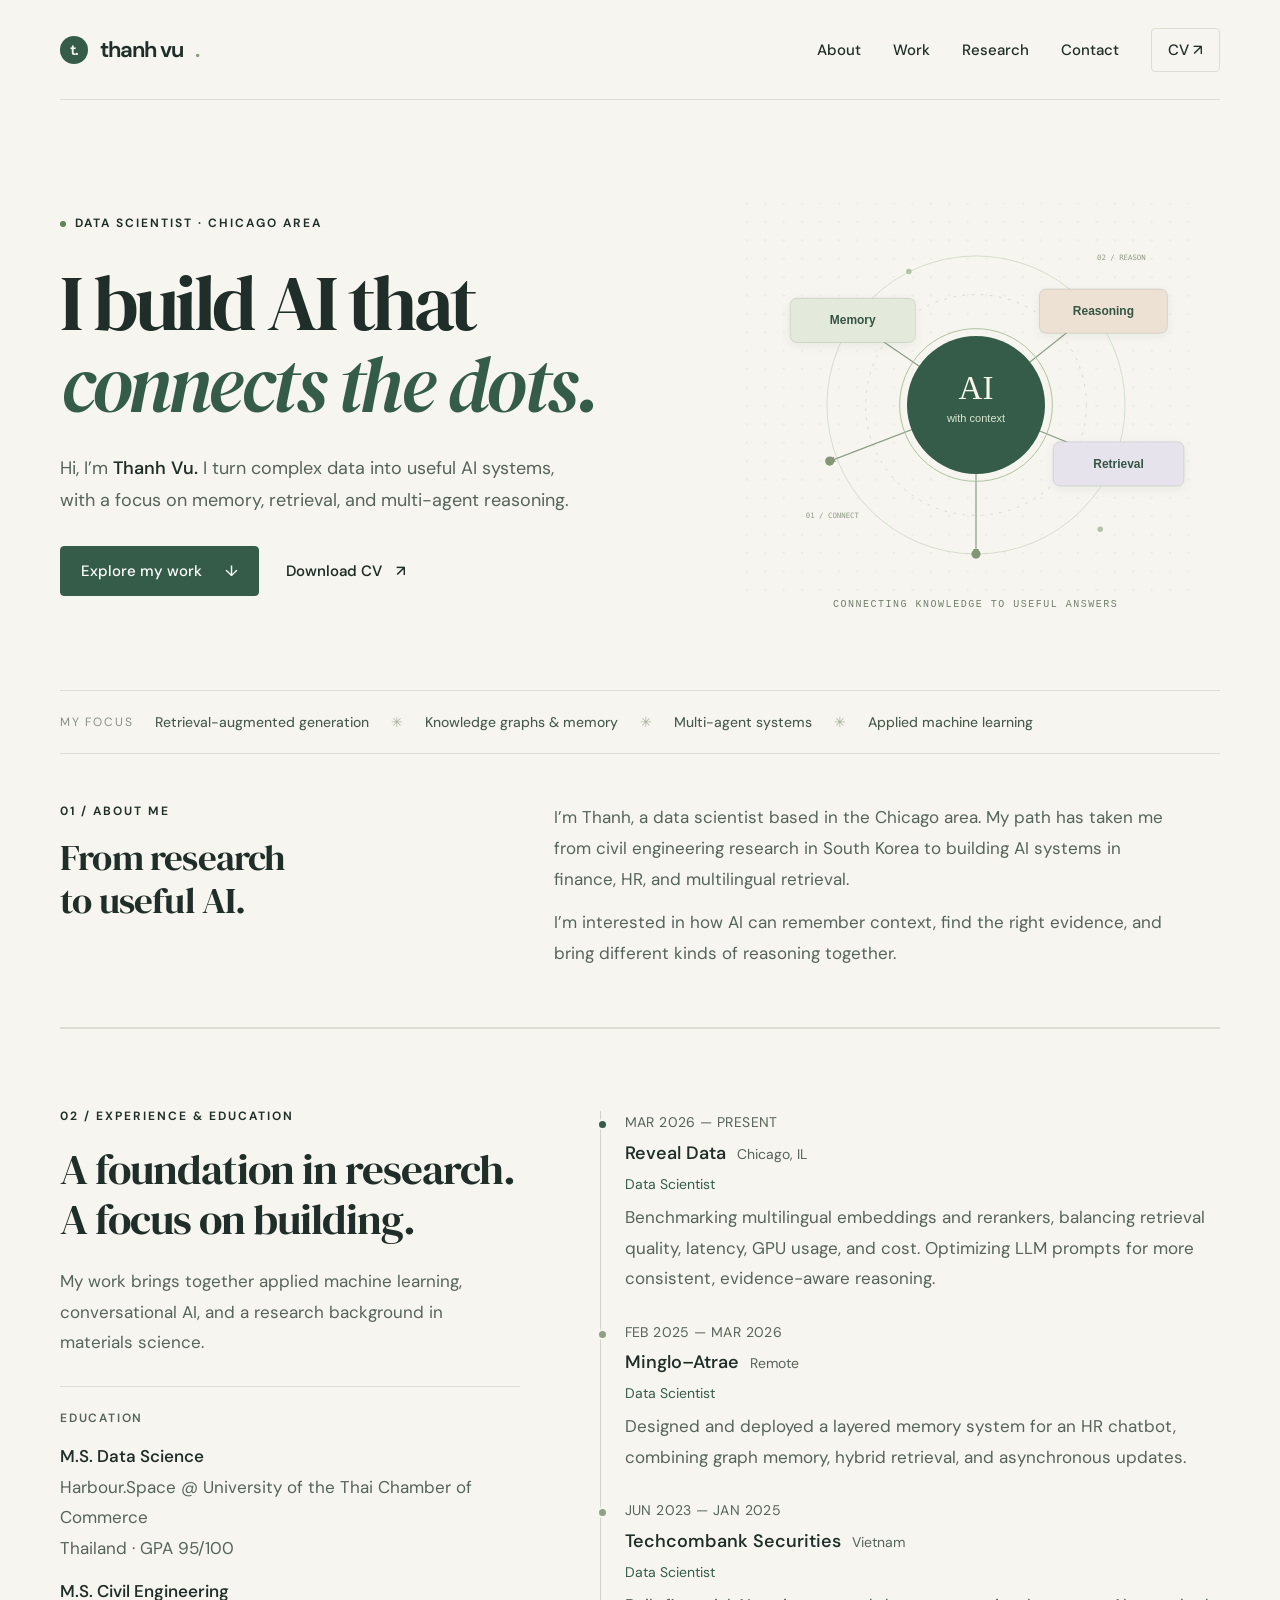
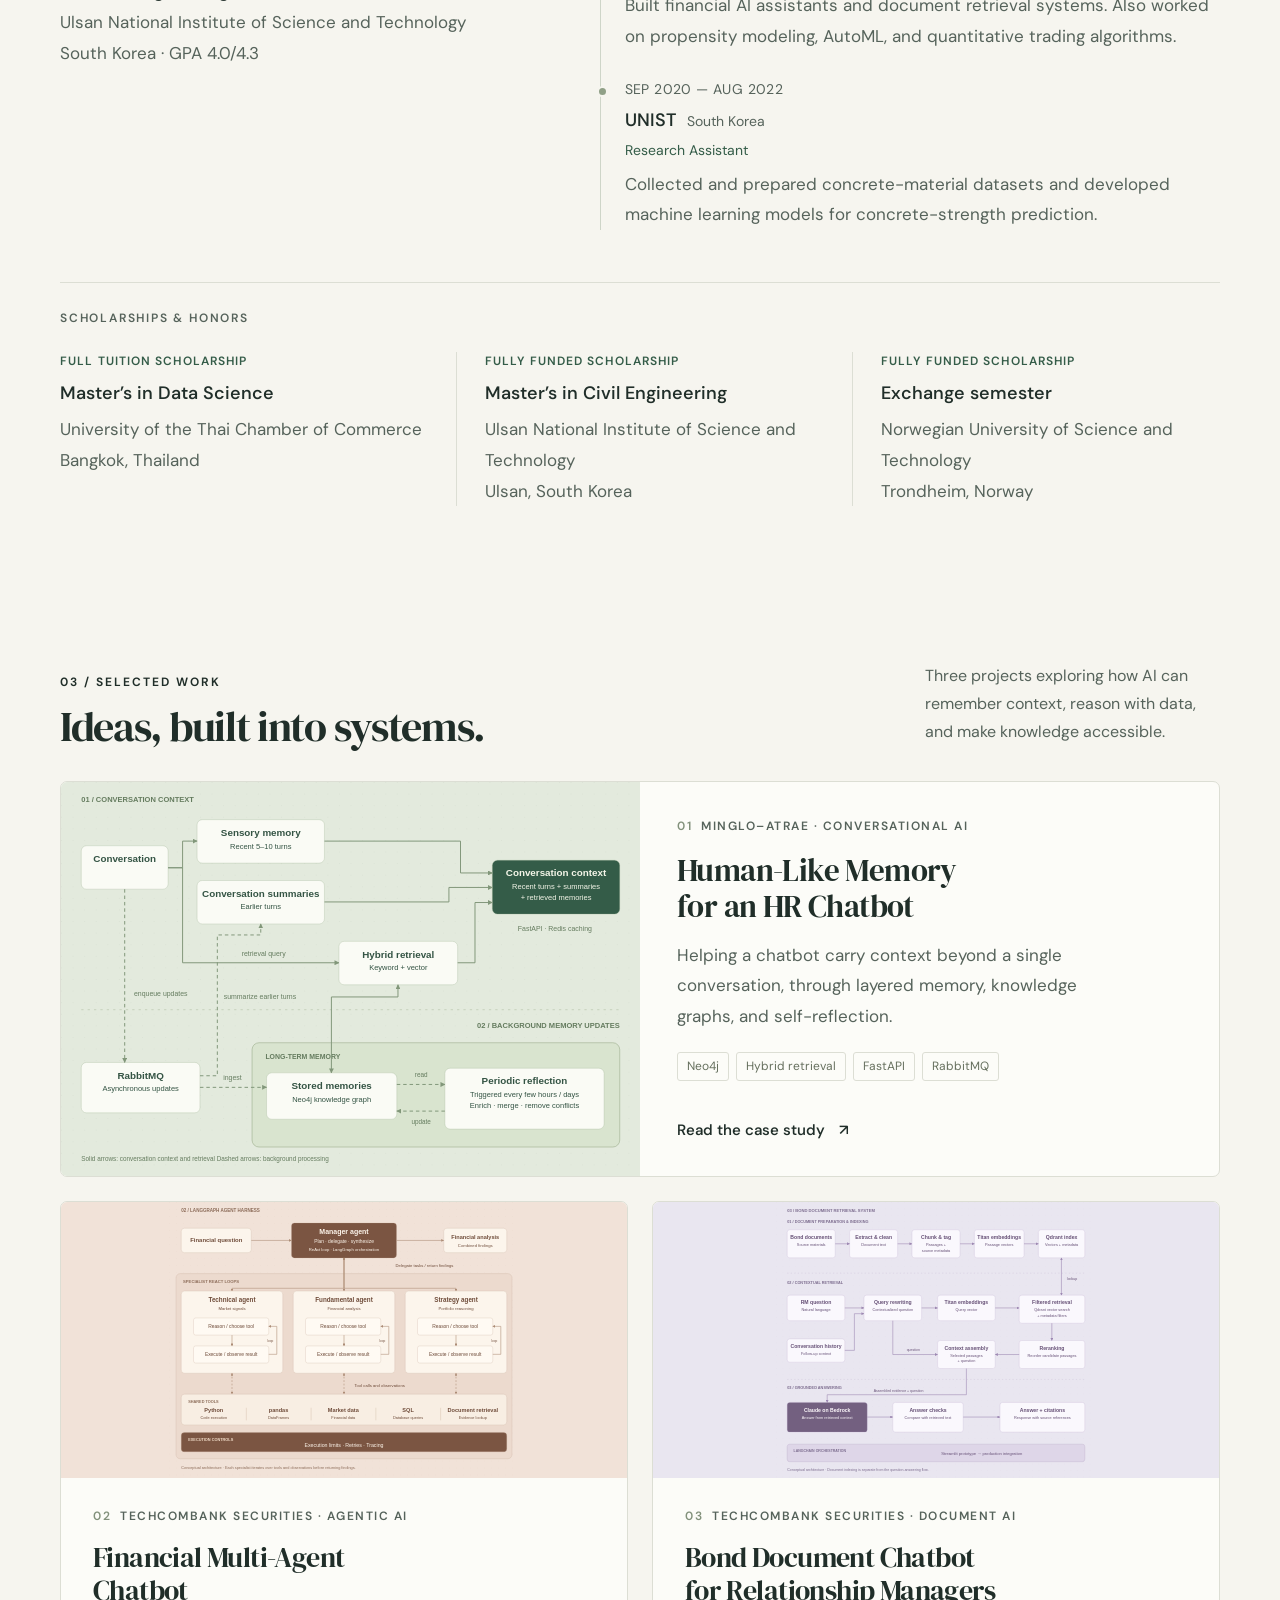
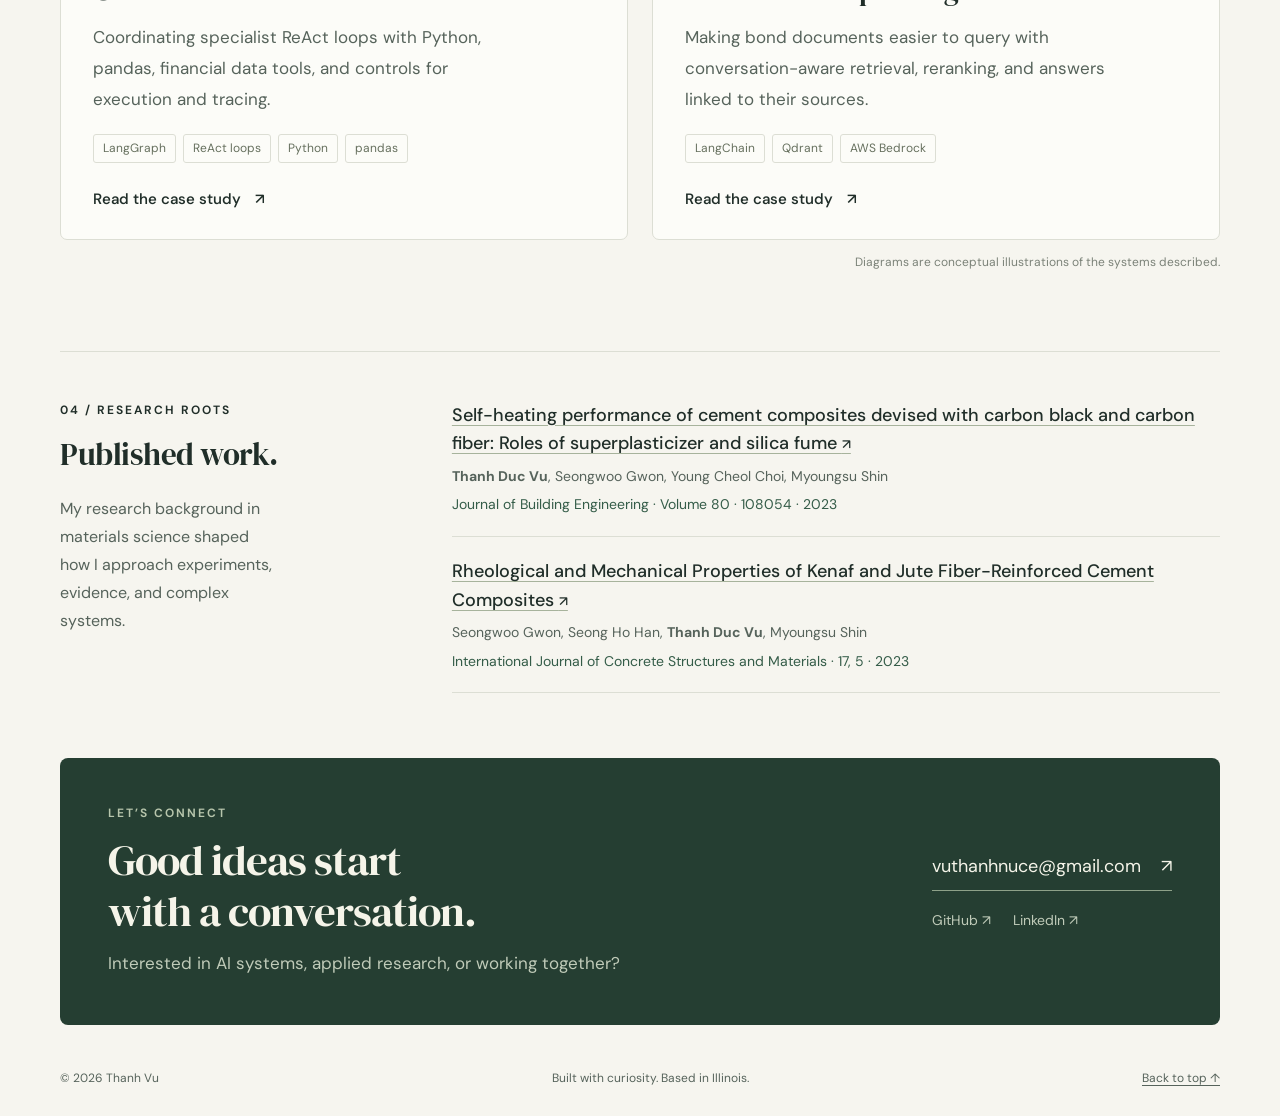
<file: index.html>
<!doctype html><html lang="en"><head><meta charset="utf-8"><meta name="viewport" content="width=device-width,initial-scale=1"><meta name="theme-color" content="#f6f5ef"><title>Thanh Vu — Data Scientist & AI Systems</title><meta name="description" content="Thanh Vu is a data scientist in the Chicago area, building AI systems with memory, retrieval, and multi-agent reasoning."><meta property="og:title" content="Thanh Vu — Data Scientist & AI Systems"><meta property="og:description" content="Thanh Vu is a data scientist in the Chicago area, building AI systems with memory, retrieval, and multi-agent reasoning."><meta property="og:type" content="website"><link rel="icon" type="image/svg+xml" href="assets/favicon.svg"><link rel="stylesheet" href="assets/style.css?v=8"><script defer src="assets/site.js"></script></head><body><a class="skip" href="#main">Skip to content</a><header class="site-header wrap"><a class="brand" href="index.html" aria-label="Thanh Vu home"><span class="brand-mark" aria-hidden="true">t.</span>thanh vu<span style="color:#8c9c80">.</span></a><nav class="nav" aria-label="Main navigation"><a href="#about">About</a><a href="#work">Work</a><a class="desktop-link" href="#research">Research</a><a class="desktop-link" href="#contact">Contact</a><a class="cv-link" href="assets/ThanhVu-CV.pdf?v=7" target="_blank" rel="noopener">CV <span aria-hidden="true">↗</span></a></nav></header><main id="main" class="wrap"><section class="hero reveal" aria-labelledby="hero-title"><div><div class="eyebrow"><span class="status-dot" aria-hidden="true"></span> DATA SCIENTIST · CHICAGO AREA</div><h1 id="hero-title">I build AI that<br><em>connects the dots.</em></h1><p class="hero-intro">Hi, I’m <strong>Thanh Vu.</strong> I turn complex data into useful AI systems, with a focus on memory, retrieval, and multi-agent reasoning.</p><div class="actions"><a class="button" href="#work">Explore my work <span aria-hidden="true">↓</span></a><a class="text-link" href="assets/ThanhVu-CV.pdf?v=7" download>Download CV <span aria-hidden="true">↗</span></a></div></div><div class="hero-art"><img src="assets/connected-ai.svg" alt="Memory, reasoning, and retrieval connected around AI with context" width="500" height="440"><span class="art-caption">CONNECTING KNOWLEDGE TO USEFUL ANSWERS</span></div></section><div class="specialties" aria-label="Focus areas"><span>My focus</span><b>Retrieval-augmented generation</b><i aria-hidden="true">✳</i><b>Knowledge graphs &amp; memory</b><i aria-hidden="true">✳</i><b>Multi-agent systems</b><i aria-hidden="true">✳</i><b>Applied machine learning</b></div>
<section class="about-intro" id="about" aria-labelledby="about-title"><div><div class="eyebrow">01 / ABOUT ME</div><h2 id="about-title">From research<br>to useful AI.</h2></div><div class="intro-bio"><p>I’m Thanh, a data scientist based in the Chicago area. My path has taken me from civil engineering research in South Korea to building AI systems in finance, HR, and multilingual retrieval.</p><p>I’m interested in how AI can remember context, find the right evidence, and bring different kinds of reasoning together.</p></div></section>
<section class="section about-section" id="experience" aria-labelledby="experience-title"><div><div class="eyebrow">02 / EXPERIENCE &amp; EDUCATION</div><h2 id="experience-title">A foundation in research.<br>A focus on building.</h2><p class="bio">My work brings together applied machine learning, conversational AI, and a research background in materials science.</p><div class="education"><div class="small-label">EDUCATION</div><p><strong>M.S. Data Science</strong><br>Harbour.Space @ University of the Thai Chamber of Commerce<br>Thailand · GPA 95/100</p><p><strong>M.S. Civil Engineering</strong><br>Ulsan National Institute of Science and Technology<br>South Korea · GPA 4.0/4.3</p></div></div><div class="timeline" aria-label="Professional experience"><article class="timeline-item"><div class="time">MAR 2026 — PRESENT</div><h3>Reveal Data <span>Chicago, IL</span></h3><div class="role">Data Scientist</div><p>Benchmarking multilingual embeddings and rerankers, balancing retrieval quality, latency, GPU usage, and cost. Optimizing LLM prompts for more consistent, evidence-aware reasoning.</p></article><article class="timeline-item"><div class="time">FEB 2025 — MAR 2026</div><h3>Minglo–Atrae <span>Remote</span></h3><div class="role">Data Scientist</div><p>Designed and deployed a layered memory system for an HR chatbot, combining graph memory, hybrid retrieval, and asynchronous updates.</p></article><article class="timeline-item"><div class="time">JUN 2023 — JAN 2025</div><h3>Techcombank Securities <span>Vietnam</span></h3><div class="role">Data Scientist</div><p>Built financial AI assistants and document retrieval systems. Also worked on propensity modeling, AutoML, and quantitative trading algorithms.</p></article><article class="timeline-item"><div class="time">SEP 2020 — AUG 2022</div><h3>UNIST <span>South Korea</span></h3><div class="role">Research Assistant</div><p>Collected and prepared concrete-material datasets and developed machine learning models for concrete-strength prediction.</p></article></div><section class="honors" id="honors" aria-labelledby="honors-title"><h3 class="small-label" id="honors-title">Scholarships &amp; honors</h3><div class="honors-grid"><article><div class="funding-label">FULL TUITION SCHOLARSHIP</div><h4>Master’s in Data Science</h4><p>University of the Thai Chamber of Commerce<br>Bangkok, Thailand</p></article><article><div class="funding-label">FULLY FUNDED SCHOLARSHIP</div><h4>Master’s in Civil Engineering</h4><p>Ulsan National Institute of Science and Technology<br>Ulsan, South Korea</p></article><article><div class="funding-label">FULLY FUNDED SCHOLARSHIP</div><h4>Exchange semester</h4><p>Norwegian University of Science and Technology<br>Trondheim, Norway</p></article></div></section></section>
<section class="section" id="work" aria-labelledby="work-title"><div class="section-heading"><div><div class="eyebrow">03 / SELECTED WORK</div><h2 id="work-title">Ideas, built into systems.</h2></div><p>Three projects exploring how AI can remember context, reason with data, and make knowledge accessible.</p></div>
<article class="project-card project-featured"><div class="project-art"><img src="assets/memory.svg?v=4" alt="Recent turns, summaries, and hybrid retrieval form conversation context; background updates and periodic reflection maintain long-term memory" loading="lazy" width="1000" height="680"></div><div class="project-copy"><div class="project-meta"><span class="project-number">01</span> MINGLO–ATRAE · CONVERSATIONAL AI</div><h3>Human-Like Memory<br>for an HR Chatbot</h3><p>Helping a chatbot carry context beyond a single conversation, through layered memory, knowledge graphs, and self-reflection.</p><div class="tags"><span>Neo4j</span><span>Hybrid retrieval</span><span>FastAPI</span><span>RabbitMQ</span></div><a class="text-link" href="projects/human-like-memory.html">Read the case study <span aria-hidden="true">↗</span></a></div></article>
<div class="project-grid"><article class="project-card"><div class="project-art financial"><img src="assets/financial.svg?v=2" alt="LangGraph agent harness with specialist ReAct loops, shared computation and retrieval tools, and execution controls" loading="lazy" width="1000" height="790"></div><div class="project-copy"><div class="project-meta"><span class="project-number">02</span> TECHCOMBANK SECURITIES · AGENTIC AI</div><h3>Financial Multi-Agent<br>Chatbot</h3><p>Coordinating specialist ReAct loops with Python, pandas, financial data tools, and controls for execution and tracing.</p><div class="tags"><span>LangGraph</span><span>ReAct loops</span><span>Python</span><span>pandas</span></div><a class="text-link" href="projects/financial-multi-agent.html">Read the case study <span aria-hidden="true">↗</span></a></div></article><article class="project-card"><div class="project-art bond"><img src="assets/bond.svg?v=2" alt="Document RAG pipeline with query rewriting, metadata filtering, reranking, and source citations" loading="lazy" width="1000" height="865"></div><div class="project-copy"><div class="project-meta"><span class="project-number">03</span> TECHCOMBANK SECURITIES · DOCUMENT AI</div><h3>Bond Document Chatbot<br>for Relationship Managers</h3><p>Making bond documents easier to query with conversation-aware retrieval, reranking, and answers linked to their sources.</p><div class="tags"><span>LangChain</span><span>Qdrant</span><span>AWS Bedrock</span></div><a class="text-link" href="projects/bond-document-chatbot.html">Read the case study <span aria-hidden="true">↗</span></a></div></article></div><p class="illustration-note">Diagrams are conceptual illustrations of the systems described.</p></section>

<section class="research" id="research" aria-labelledby="research-title"><div><div class="eyebrow">04 / RESEARCH ROOTS</div><h2 id="research-title">Published work.</h2><p class="research-intro">My research background in materials science shaped how I approach experiments, evidence, and complex systems.</p></div><div><article class="publication"><h3><a href="https://www.sciencedirect.com/science/article/abs/pii/S2352710223022349" target="_blank" rel="noopener noreferrer">Self-heating performance of cement composites devised with carbon black and carbon fiber: Roles of superplasticizer and silica fume <span aria-hidden="true">↗</span></a></h3><p><strong>Thanh Duc Vu</strong>, Seongwoo Gwon, Young Cheol Choi, Myoungsu Shin</p><p class="journal">Journal of Building Engineering · Volume 80 · 108054 · 2023</p></article><article class="publication"><h3><a href="https://link.springer.com/article/10.1186/s40069-022-00565-1" target="_blank" rel="noopener noreferrer">Rheological and Mechanical Properties of Kenaf and Jute Fiber-Reinforced Cement Composites <span aria-hidden="true">↗</span></a></h3><p>Seongwoo Gwon, Seong Ho Han, <strong>Thanh Duc Vu</strong>, Myoungsu Shin</p><p class="journal">International Journal of Concrete Structures and Materials · 17, 5 · 2023</p></article></div></section><section class="contact" id="contact" aria-labelledby="contact-title"><div><div class="eyebrow">LET’S CONNECT</div><h2 id="contact-title">Good ideas start<br>with a conversation.</h2><p>Interested in AI systems, applied research, or working together?</p></div><div><a class="contact-email" href="mailto:vuthanhnuce@gmail.com">vuthanhnuce@gmail.com <span aria-hidden="true">↗</span></a><div class="contact-links"><a href="https://github.com/vuthanh2611" target="_blank" rel="noopener">GitHub ↗</a><a href="https://www.linkedin.com/in/vuducthanh2611/" target="_blank" rel="noopener">LinkedIn ↗</a></div></div></section></main><footer class="site-footer wrap"><span>© <span data-year>2026</span> Thanh Vu</span><span>Built with curiosity. Based in Illinois.</span><a href="index.html#main">Back to top ↑</a></footer></body></html>
</file>
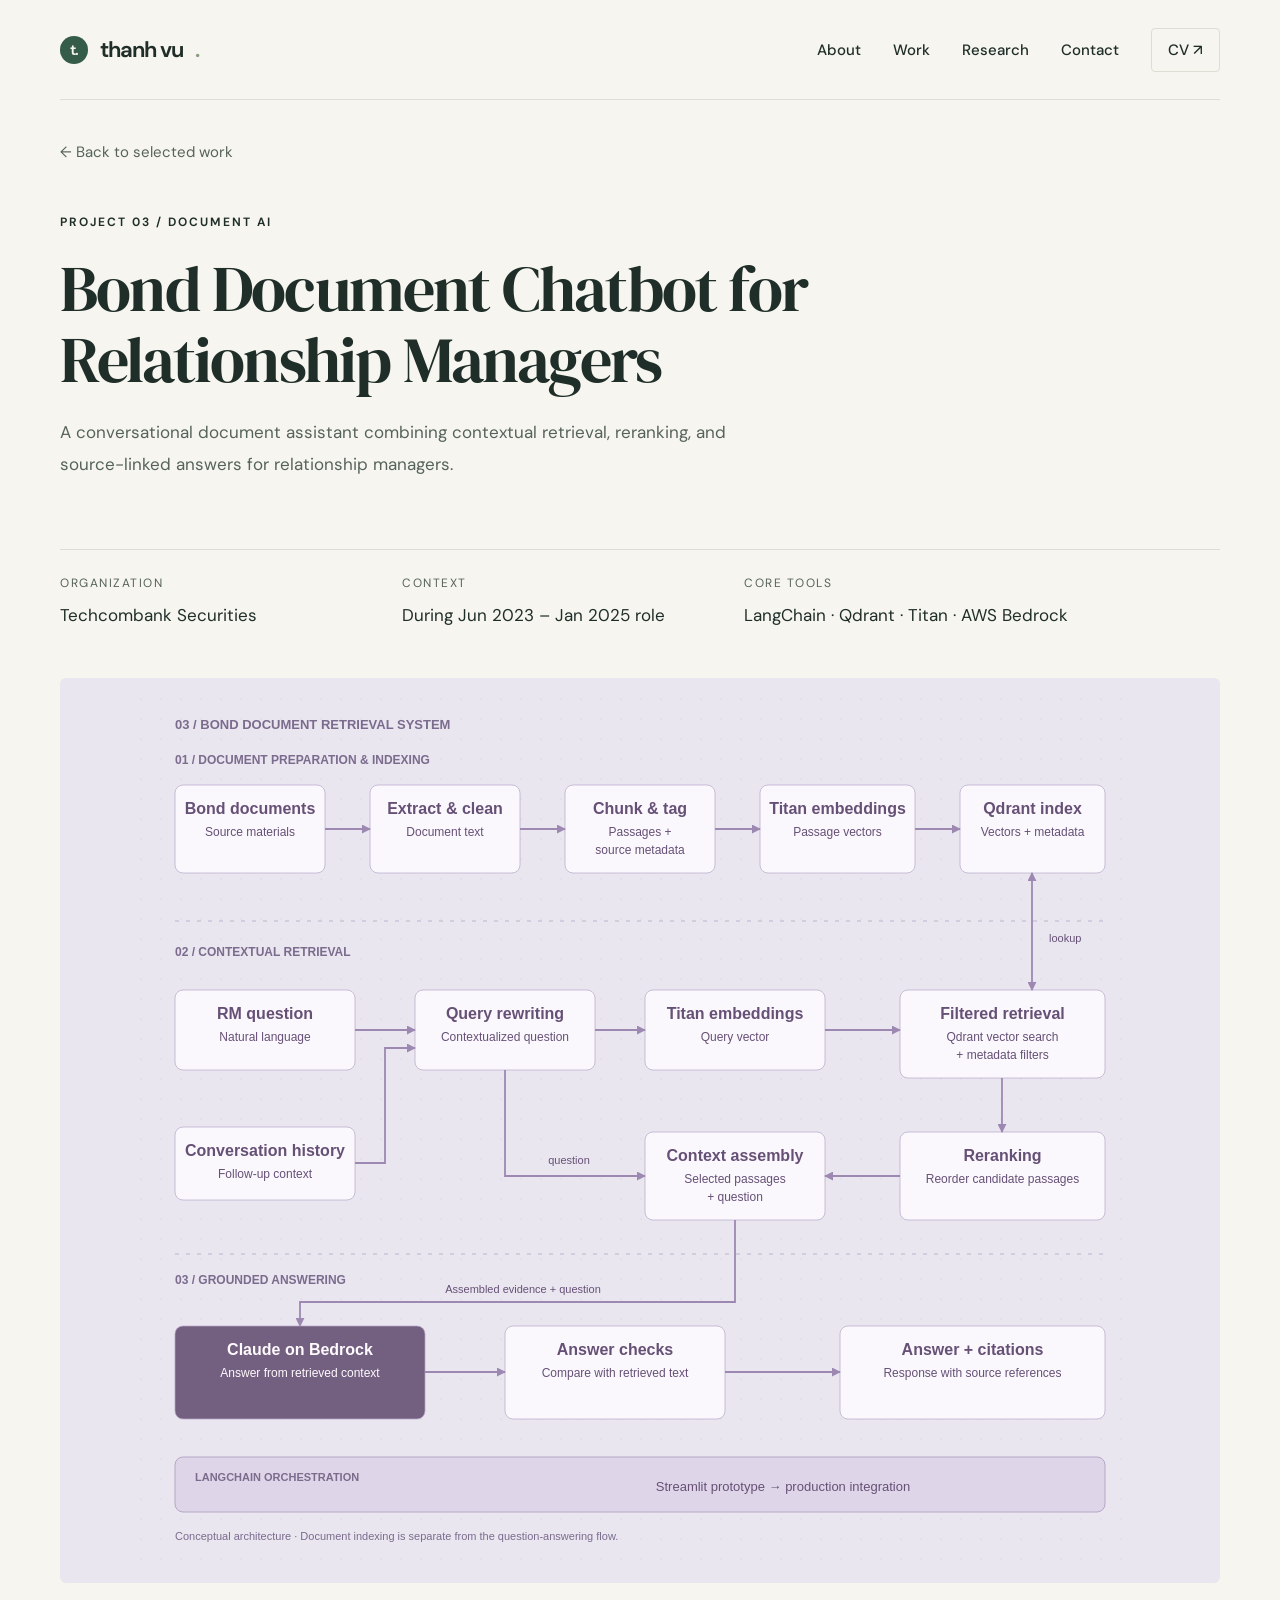
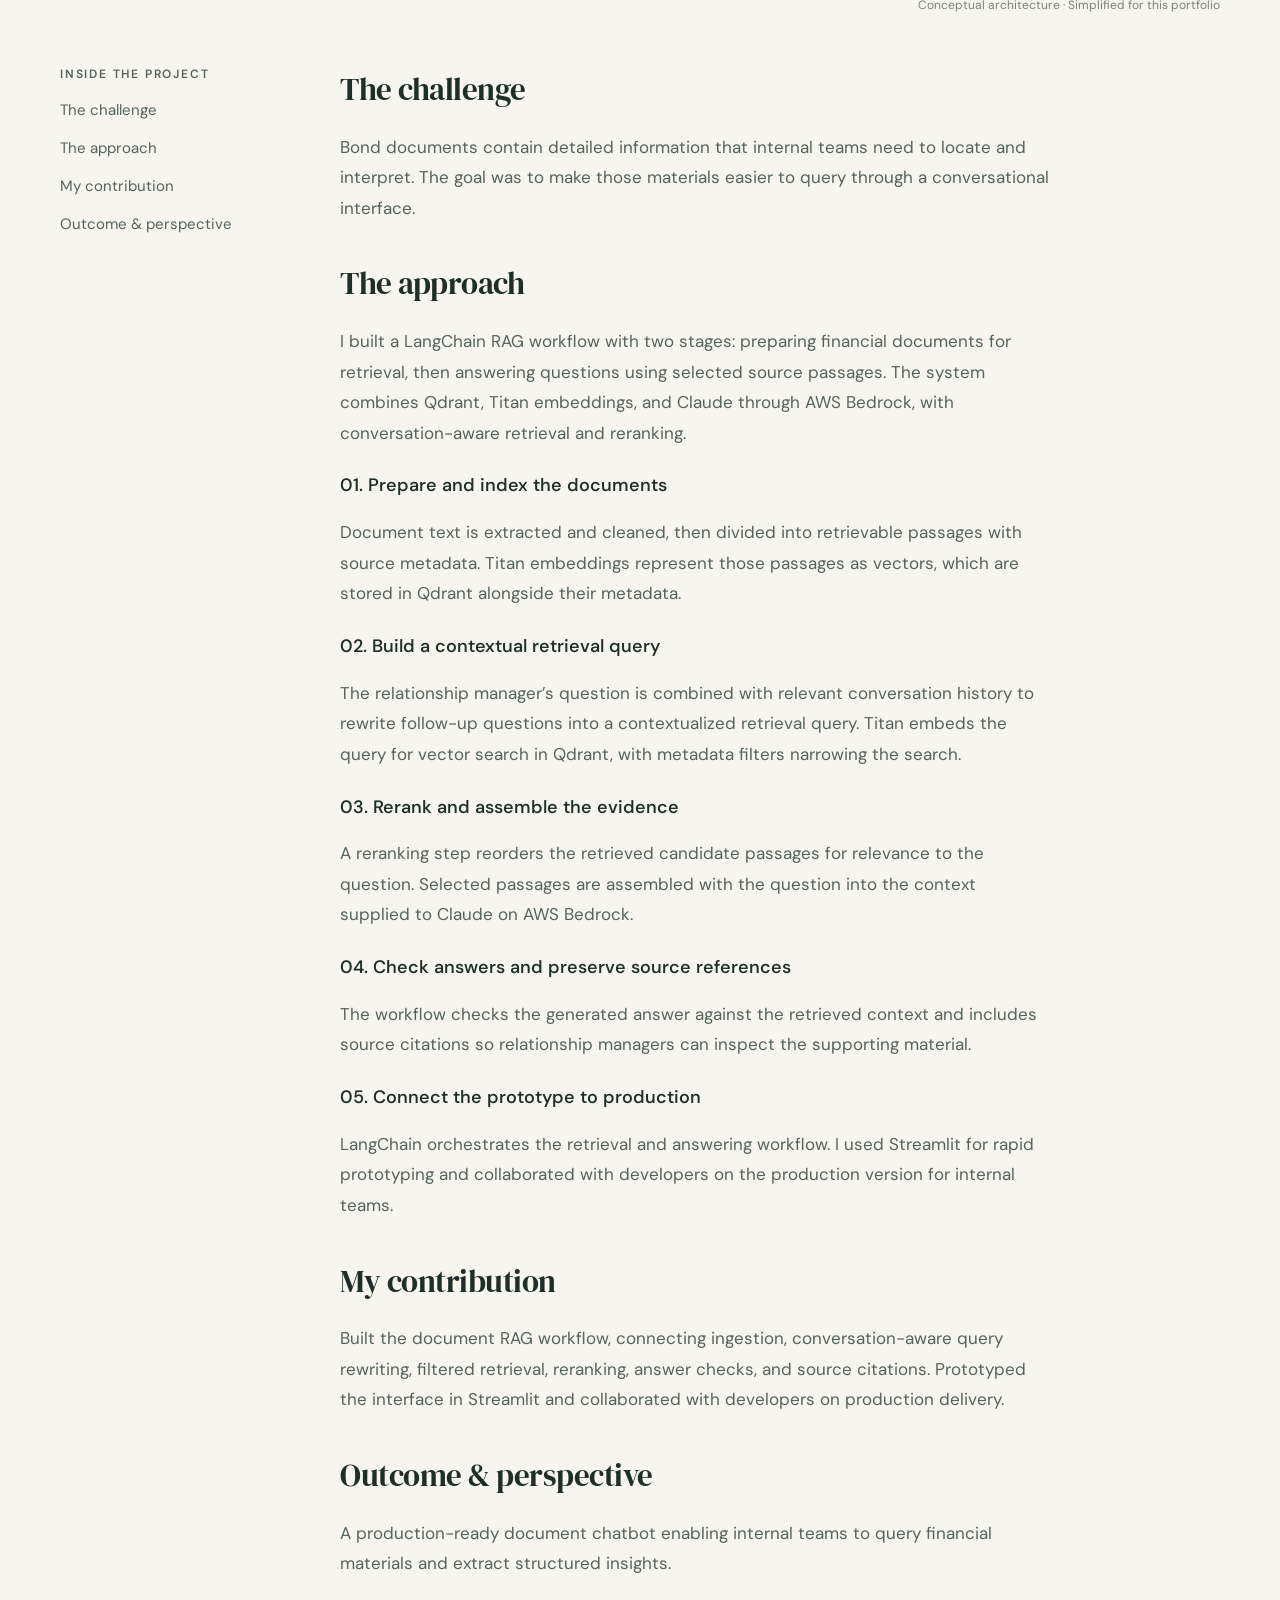
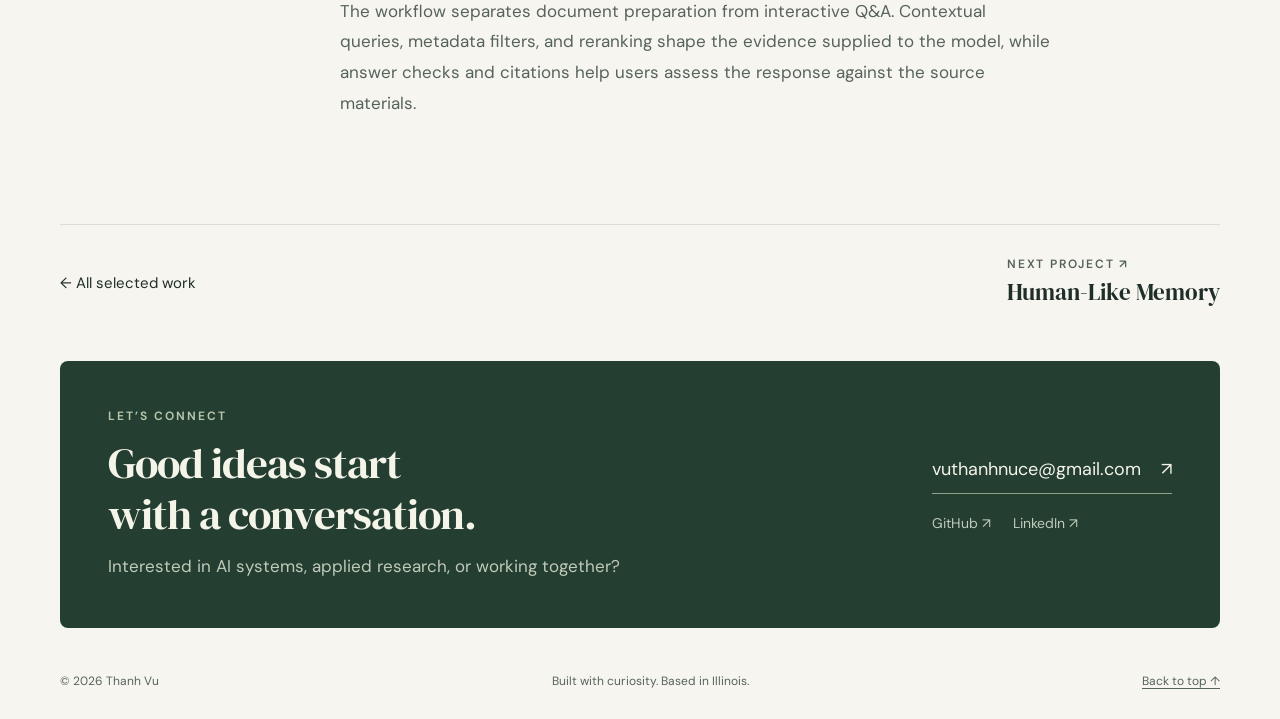
<file: projects/bond-document-chatbot.html>
<!doctype html><html lang="en"><head><meta charset="utf-8"><meta name="viewport" content="width=device-width,initial-scale=1"><meta name="theme-color" content="#f6f5ef"><title>Bond Document Chatbot — Thanh Vu</title><meta name="description" content="A conversational document assistant combining contextual retrieval, reranking, and source-linked answers for relationship managers."><meta property="og:title" content="Bond Document Chatbot — Thanh Vu"><meta property="og:description" content="A conversational document assistant combining contextual retrieval, reranking, and source-linked answers for relationship managers."><meta property="og:type" content="website"><link rel="icon" type="image/svg+xml" href="../assets/favicon.svg"><link rel="stylesheet" href="../assets/style.css?v=8"><script defer src="../assets/site.js"></script></head><body><a class="skip" href="#main">Skip to content</a><header class="site-header wrap"><a class="brand" href="../index.html" aria-label="Thanh Vu home"><span class="brand-mark" aria-hidden="true">t.</span>thanh vu<span style="color:#8c9c80">.</span></a><nav class="nav" aria-label="Main navigation"><a href="../index.html#about">About</a><a href="../index.html#work">Work</a><a class="desktop-link" href="../index.html#research">Research</a><a class="desktop-link" href="../index.html#contact">Contact</a><a class="cv-link" href="../assets/ThanhVu-CV.pdf?v=7" target="_blank" rel="noopener">CV <span aria-hidden="true">↗</span></a></nav></header><main id="main" class="wrap"><a class="back" href="../index.html#work">← Back to selected work</a><section class="case-hero"><div class="eyebrow">PROJECT 03 / DOCUMENT AI</div><h1>Bond Document Chatbot for Relationship Managers</h1><p class="lede">A conversational document assistant combining contextual retrieval, reranking, and source-linked answers for relationship managers.</p></section><dl class="case-facts"><div><dt>Organization</dt><dd>Techcombank Securities</dd></div><div><dt>Context</dt><dd>During Jun 2023 – Jan 2025 role</dd></div><div><dt>Core tools</dt><dd>LangChain · Qdrant · Titan · AWS Bedrock</dd></div></dl><figure id="architecture" style="margin:0"><div class="case-visual bond"><img src="../assets/bond.svg?v=2" width="1000" height="865" alt="Bond document indexing, contextual query rewriting, filtered Qdrant retrieval, reranking, context assembly, Claude answer generation, answer checks, and source citations."></div><figcaption class="illustration-note">Conceptual architecture · Simplified for this portfolio</figcaption></figure><div class="case-layout"><aside class="case-aside"><div class="small-label">INSIDE THE PROJECT</div><a href="#challenge">The challenge</a><a href="#approach">The approach</a><a href="#contribution">My contribution</a><a href="#outcome">Outcome &amp; perspective</a></aside><div class="case-body"><section id="challenge"><h2>The challenge</h2><p>Bond documents contain detailed information that internal teams need to locate and interpret. The goal was to make those materials easier to query through a conversational interface.</p></section><section id="approach"><h2>The approach</h2><p>I built a LangChain RAG workflow with two stages: preparing financial documents for retrieval, then answering questions using selected source passages. The system combines Qdrant, Titan embeddings, and Claude through AWS Bedrock, with conversation-aware retrieval and reranking.</p><h3>01. Prepare and index the documents</h3><p>Document text is extracted and cleaned, then divided into retrievable passages with source metadata. Titan embeddings represent those passages as vectors, which are stored in Qdrant alongside their metadata.</p><h3>02. Build a contextual retrieval query</h3><p>The relationship manager’s question is combined with relevant conversation history to rewrite follow-up questions into a contextualized retrieval query. Titan embeds the query for vector search in Qdrant, with metadata filters narrowing the search.</p><h3>03. Rerank and assemble the evidence</h3><p>A reranking step reorders the retrieved candidate passages for relevance to the question. Selected passages are assembled with the question into the context supplied to Claude on AWS Bedrock.</p><h3>04. Check answers and preserve source references</h3><p>The workflow checks the generated answer against the retrieved context and includes source citations so relationship managers can inspect the supporting material.</p><h3>05. Connect the prototype to production</h3><p>LangChain orchestrates the retrieval and answering workflow. I used Streamlit for rapid prototyping and collaborated with developers on the production version for internal teams.</p></section><section id="contribution"><h2>My contribution</h2><p>Built the document RAG workflow, connecting ingestion, conversation-aware query rewriting, filtered retrieval, reranking, answer checks, and source citations. Prototyped the interface in Streamlit and collaborated with developers on production delivery.</p></section><section id="outcome"><h2>Outcome &amp; perspective</h2><p>A production-ready document chatbot enabling internal teams to query financial materials and extract structured insights.</p><p>The workflow separates document preparation from interactive Q&A. Contextual queries, metadata filters, and reranking shape the evidence supplied to the model, while answer checks and citations help users assess the response against the source materials.</p></section></div></div><div class="case-next"><a href="../index.html#work">← All selected work</a><a href="human-like-memory.html"><div class="small-label">NEXT PROJECT ↗</div><span>Human-Like Memory</span></a></div><section class="contact" id="contact" aria-labelledby="contact-title"><div><div class="eyebrow">LET’S CONNECT</div><h2 id="contact-title">Good ideas start<br>with a conversation.</h2><p>Interested in AI systems, applied research, or working together?</p></div><div><a class="contact-email" href="mailto:vuthanhnuce@gmail.com">vuthanhnuce@gmail.com <span aria-hidden="true">↗</span></a><div class="contact-links"><a href="https://github.com/vuthanh2611" target="_blank" rel="noopener">GitHub ↗</a><a href="https://www.linkedin.com/in/vuducthanh2611/" target="_blank" rel="noopener">LinkedIn ↗</a></div></div></section></main><footer class="site-footer wrap"><span>© <span data-year>2026</span> Thanh Vu</span><span>Built with curiosity. Based in Illinois.</span><a href="../index.html#main">Back to top ↑</a></footer></body></html>
</file>
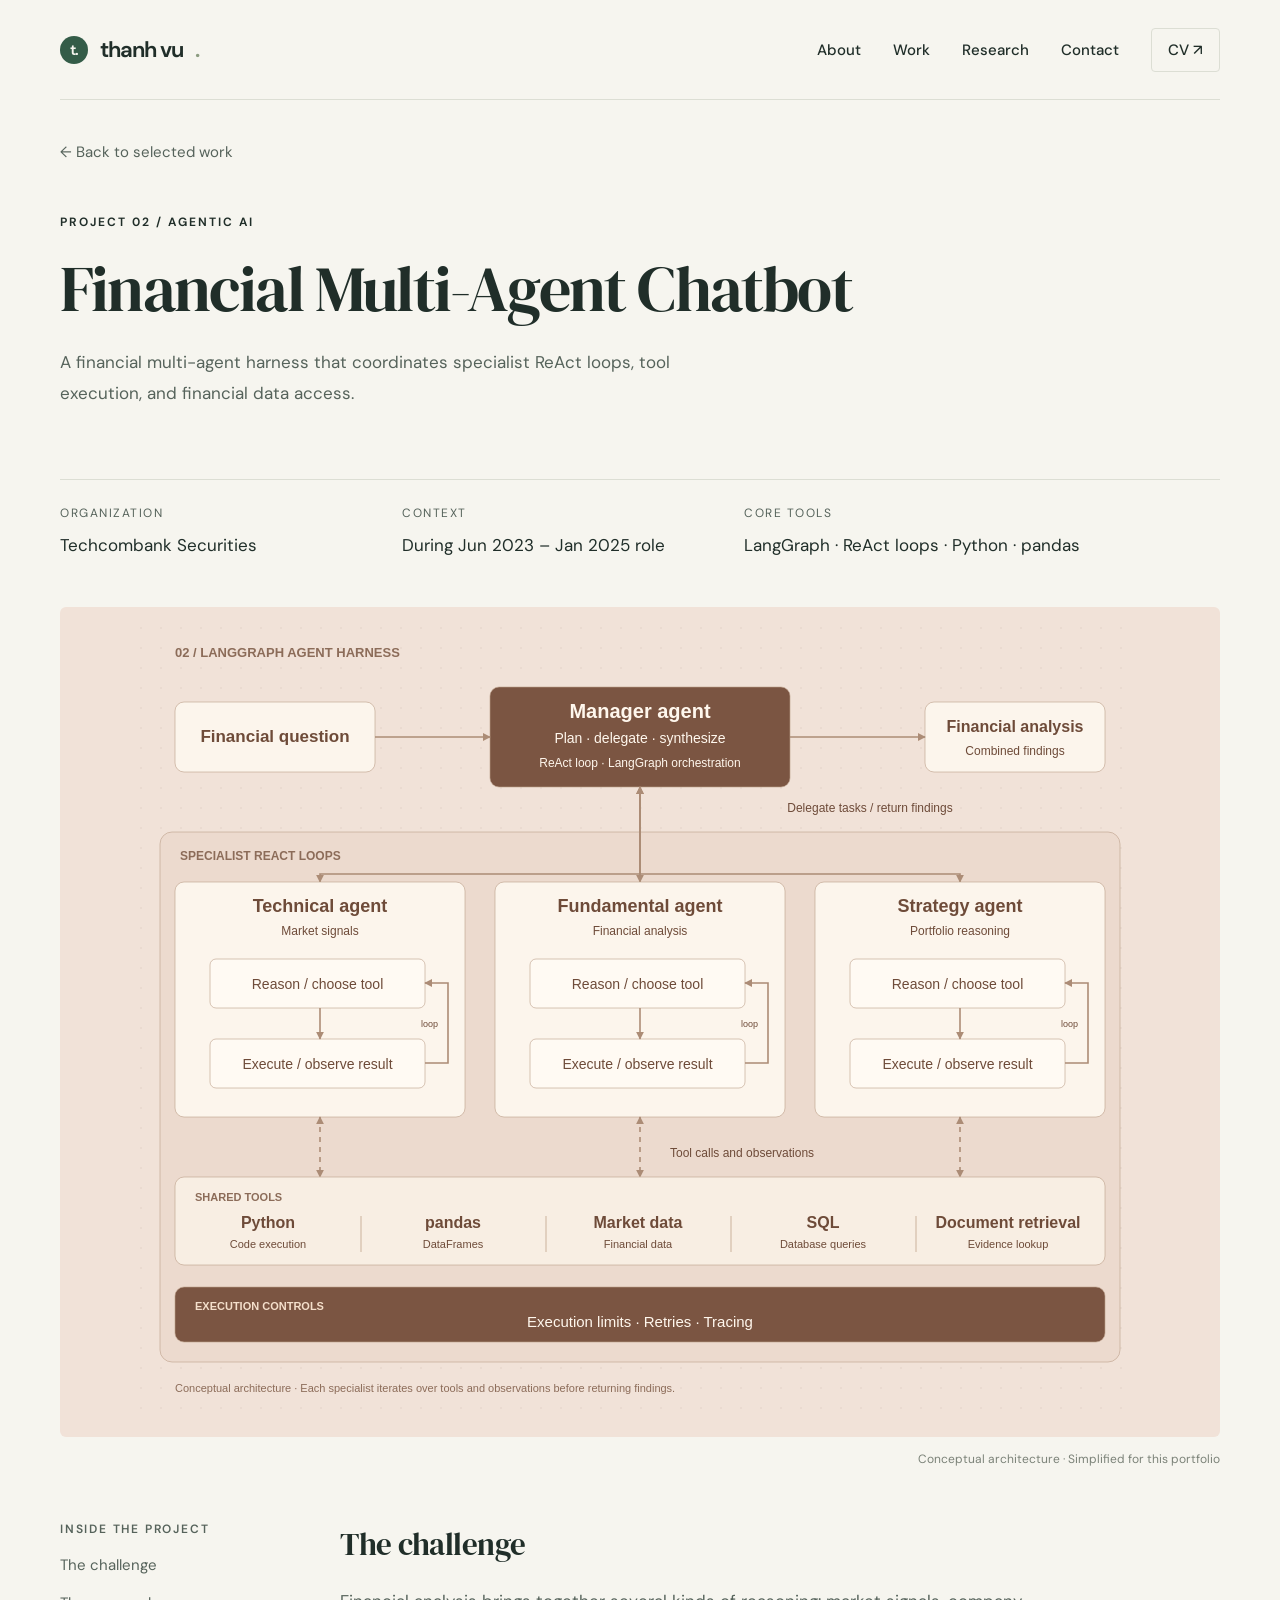
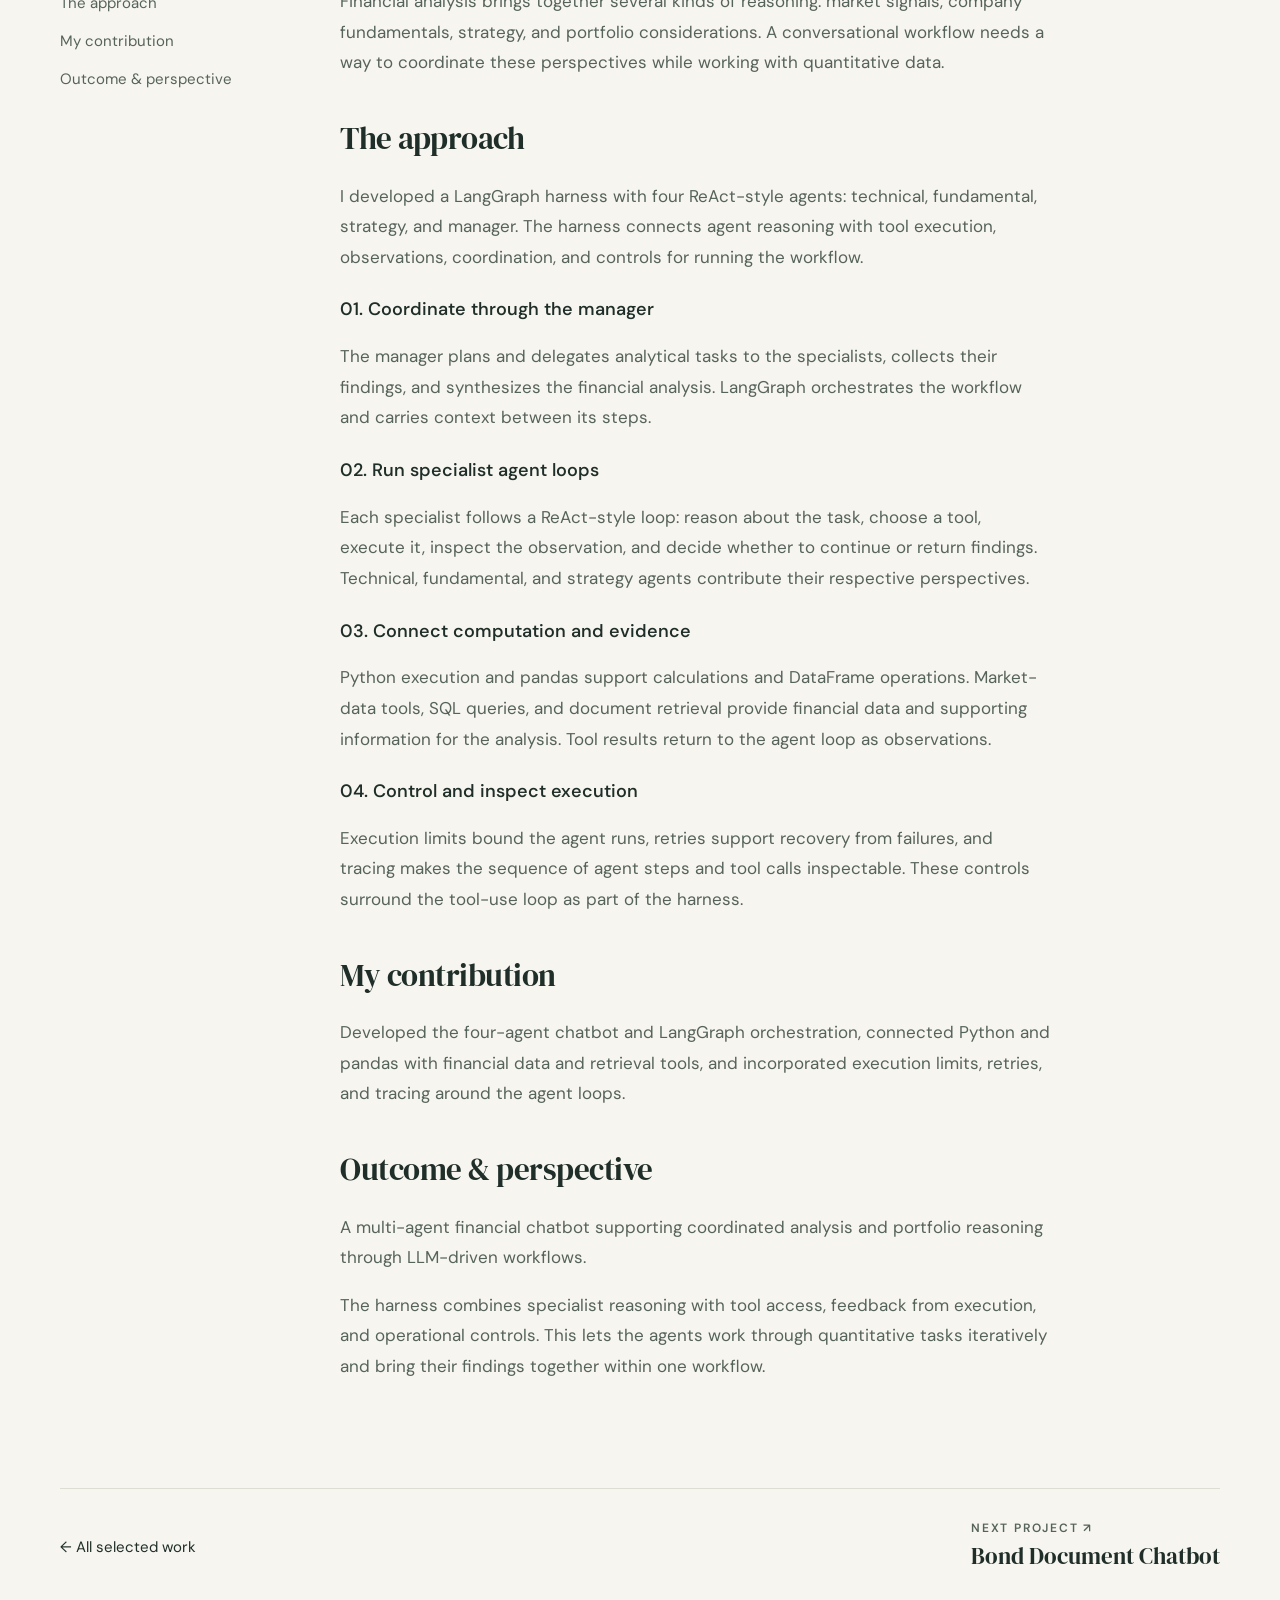
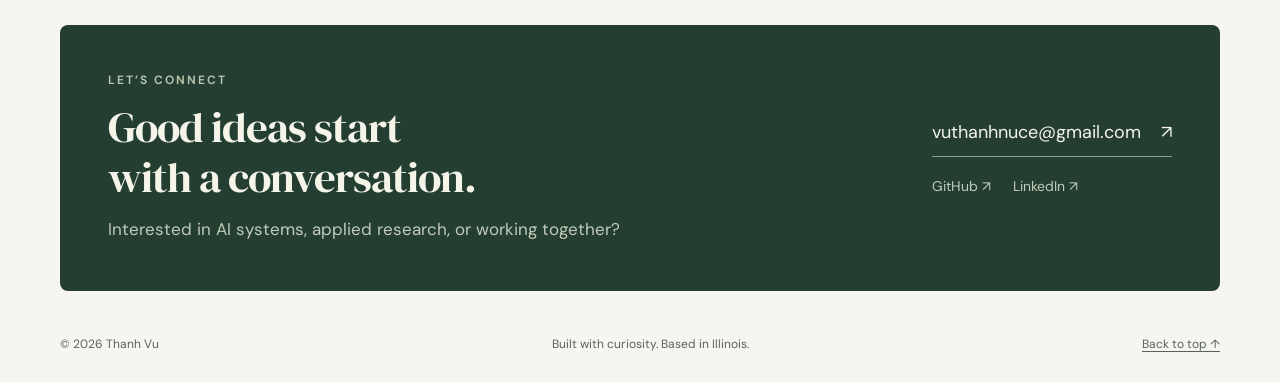
<file: projects/financial-multi-agent.html>
<!doctype html><html lang="en"><head><meta charset="utf-8"><meta name="viewport" content="width=device-width,initial-scale=1"><meta name="theme-color" content="#f6f5ef"><title>Financial Multi-Agent Chatbot — Thanh Vu</title><meta name="description" content="A financial multi-agent harness that coordinates specialist ReAct loops, tool execution, and financial data access."><meta property="og:title" content="Financial Multi-Agent Chatbot — Thanh Vu"><meta property="og:description" content="A financial multi-agent harness that coordinates specialist ReAct loops, tool execution, and financial data access."><meta property="og:type" content="website"><link rel="icon" type="image/svg+xml" href="../assets/favicon.svg"><link rel="stylesheet" href="../assets/style.css?v=8"><script defer src="../assets/site.js"></script></head><body><a class="skip" href="#main">Skip to content</a><header class="site-header wrap"><a class="brand" href="../index.html" aria-label="Thanh Vu home"><span class="brand-mark" aria-hidden="true">t.</span>thanh vu<span style="color:#8c9c80">.</span></a><nav class="nav" aria-label="Main navigation"><a href="../index.html#about">About</a><a href="../index.html#work">Work</a><a class="desktop-link" href="../index.html#research">Research</a><a class="desktop-link" href="../index.html#contact">Contact</a><a class="cv-link" href="../assets/ThanhVu-CV.pdf?v=7" target="_blank" rel="noopener">CV <span aria-hidden="true">↗</span></a></nav></header><main id="main" class="wrap"><a class="back" href="../index.html#work">← Back to selected work</a><section class="case-hero"><div class="eyebrow">PROJECT 02 / AGENTIC AI</div><h1>Financial Multi-Agent Chatbot</h1><p class="lede">A financial multi-agent harness that coordinates specialist ReAct loops, tool execution, and financial data access.</p></section><dl class="case-facts"><div><dt>Organization</dt><dd>Techcombank Securities</dd></div><div><dt>Context</dt><dd>During Jun 2023 – Jan 2025 role</dd></div><div><dt>Core tools</dt><dd>LangGraph · ReAct loops · Python · pandas</dd></div></dl><figure id="architecture" style="margin:0"><div class="case-visual financial"><img src="../assets/financial.svg?v=2" width="1000" height="790" alt="LangGraph manager coordinating three specialist ReAct loops, with Python, pandas, market data, SQL, document retrieval, and execution controls."></div><figcaption class="illustration-note">Conceptual architecture · Simplified for this portfolio</figcaption></figure><div class="case-layout"><aside class="case-aside"><div class="small-label">INSIDE THE PROJECT</div><a href="#challenge">The challenge</a><a href="#approach">The approach</a><a href="#contribution">My contribution</a><a href="#outcome">Outcome &amp; perspective</a></aside><div class="case-body"><section id="challenge"><h2>The challenge</h2><p>Financial analysis brings together several kinds of reasoning: market signals, company fundamentals, strategy, and portfolio considerations. A conversational workflow needs a way to coordinate these perspectives while working with quantitative data.</p></section><section id="approach"><h2>The approach</h2><p>I developed a LangGraph harness with four ReAct-style agents: technical, fundamental, strategy, and manager. The harness connects agent reasoning with tool execution, observations, coordination, and controls for running the workflow.</p><h3>01. Coordinate through the manager</h3><p>The manager plans and delegates analytical tasks to the specialists, collects their findings, and synthesizes the financial analysis. LangGraph orchestrates the workflow and carries context between its steps.</p><h3>02. Run specialist agent loops</h3><p>Each specialist follows a ReAct-style loop: reason about the task, choose a tool, execute it, inspect the observation, and decide whether to continue or return findings. Technical, fundamental, and strategy agents contribute their respective perspectives.</p><h3>03. Connect computation and evidence</h3><p>Python execution and pandas support calculations and DataFrame operations. Market-data tools, SQL queries, and document retrieval provide financial data and supporting information for the analysis. Tool results return to the agent loop as observations.</p><h3>04. Control and inspect execution</h3><p>Execution limits bound the agent runs, retries support recovery from failures, and tracing makes the sequence of agent steps and tool calls inspectable. These controls surround the tool-use loop as part of the harness.</p></section><section id="contribution"><h2>My contribution</h2><p>Developed the four-agent chatbot and LangGraph orchestration, connected Python and pandas with financial data and retrieval tools, and incorporated execution limits, retries, and tracing around the agent loops.</p></section><section id="outcome"><h2>Outcome &amp; perspective</h2><p>A multi-agent financial chatbot supporting coordinated analysis and portfolio reasoning through LLM-driven workflows.</p><p>The harness combines specialist reasoning with tool access, feedback from execution, and operational controls. This lets the agents work through quantitative tasks iteratively and bring their findings together within one workflow.</p></section></div></div><div class="case-next"><a href="../index.html#work">← All selected work</a><a href="bond-document-chatbot.html"><div class="small-label">NEXT PROJECT ↗</div><span>Bond Document Chatbot</span></a></div><section class="contact" id="contact" aria-labelledby="contact-title"><div><div class="eyebrow">LET’S CONNECT</div><h2 id="contact-title">Good ideas start<br>with a conversation.</h2><p>Interested in AI systems, applied research, or working together?</p></div><div><a class="contact-email" href="mailto:vuthanhnuce@gmail.com">vuthanhnuce@gmail.com <span aria-hidden="true">↗</span></a><div class="contact-links"><a href="https://github.com/vuthanh2611" target="_blank" rel="noopener">GitHub ↗</a><a href="https://www.linkedin.com/in/vuducthanh2611/" target="_blank" rel="noopener">LinkedIn ↗</a></div></div></section></main><footer class="site-footer wrap"><span>© <span data-year>2026</span> Thanh Vu</span><span>Built with curiosity. Based in Illinois.</span><a href="../index.html#main">Back to top ↑</a></footer></body></html>
</file>
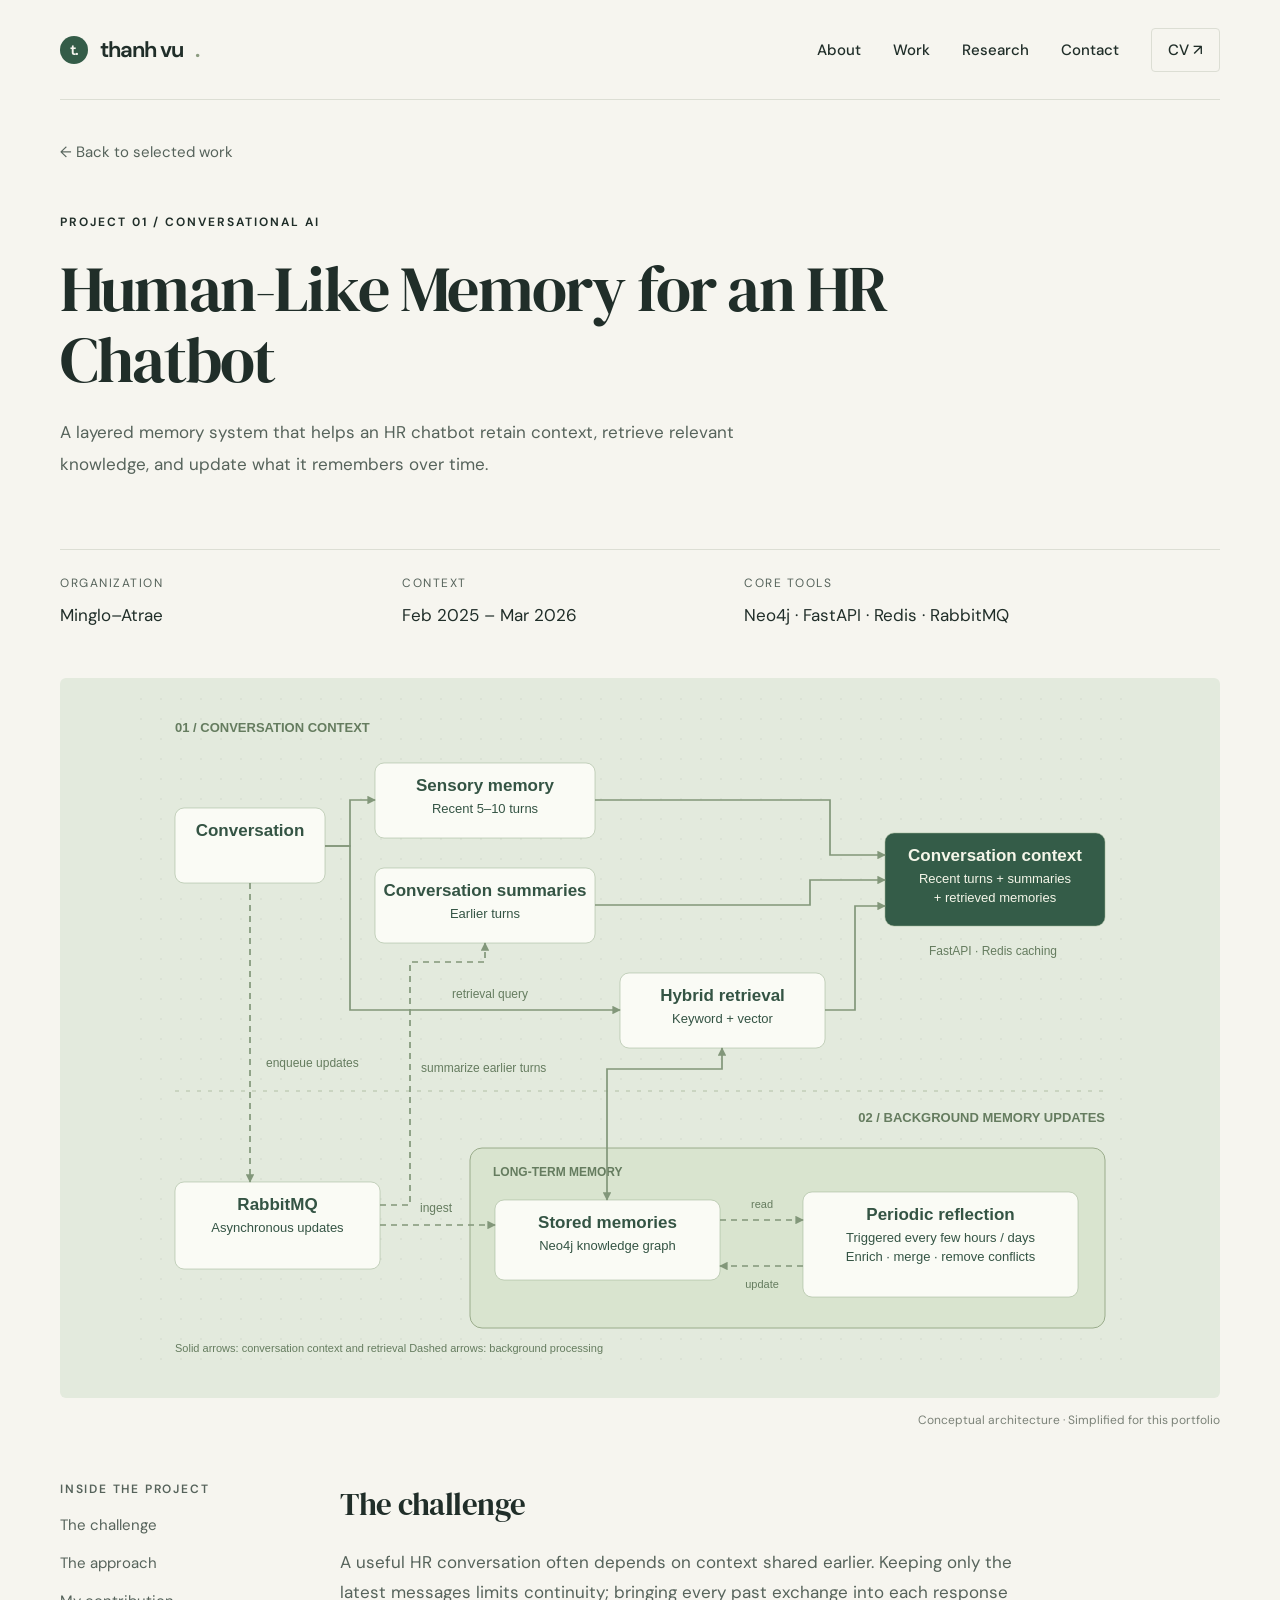
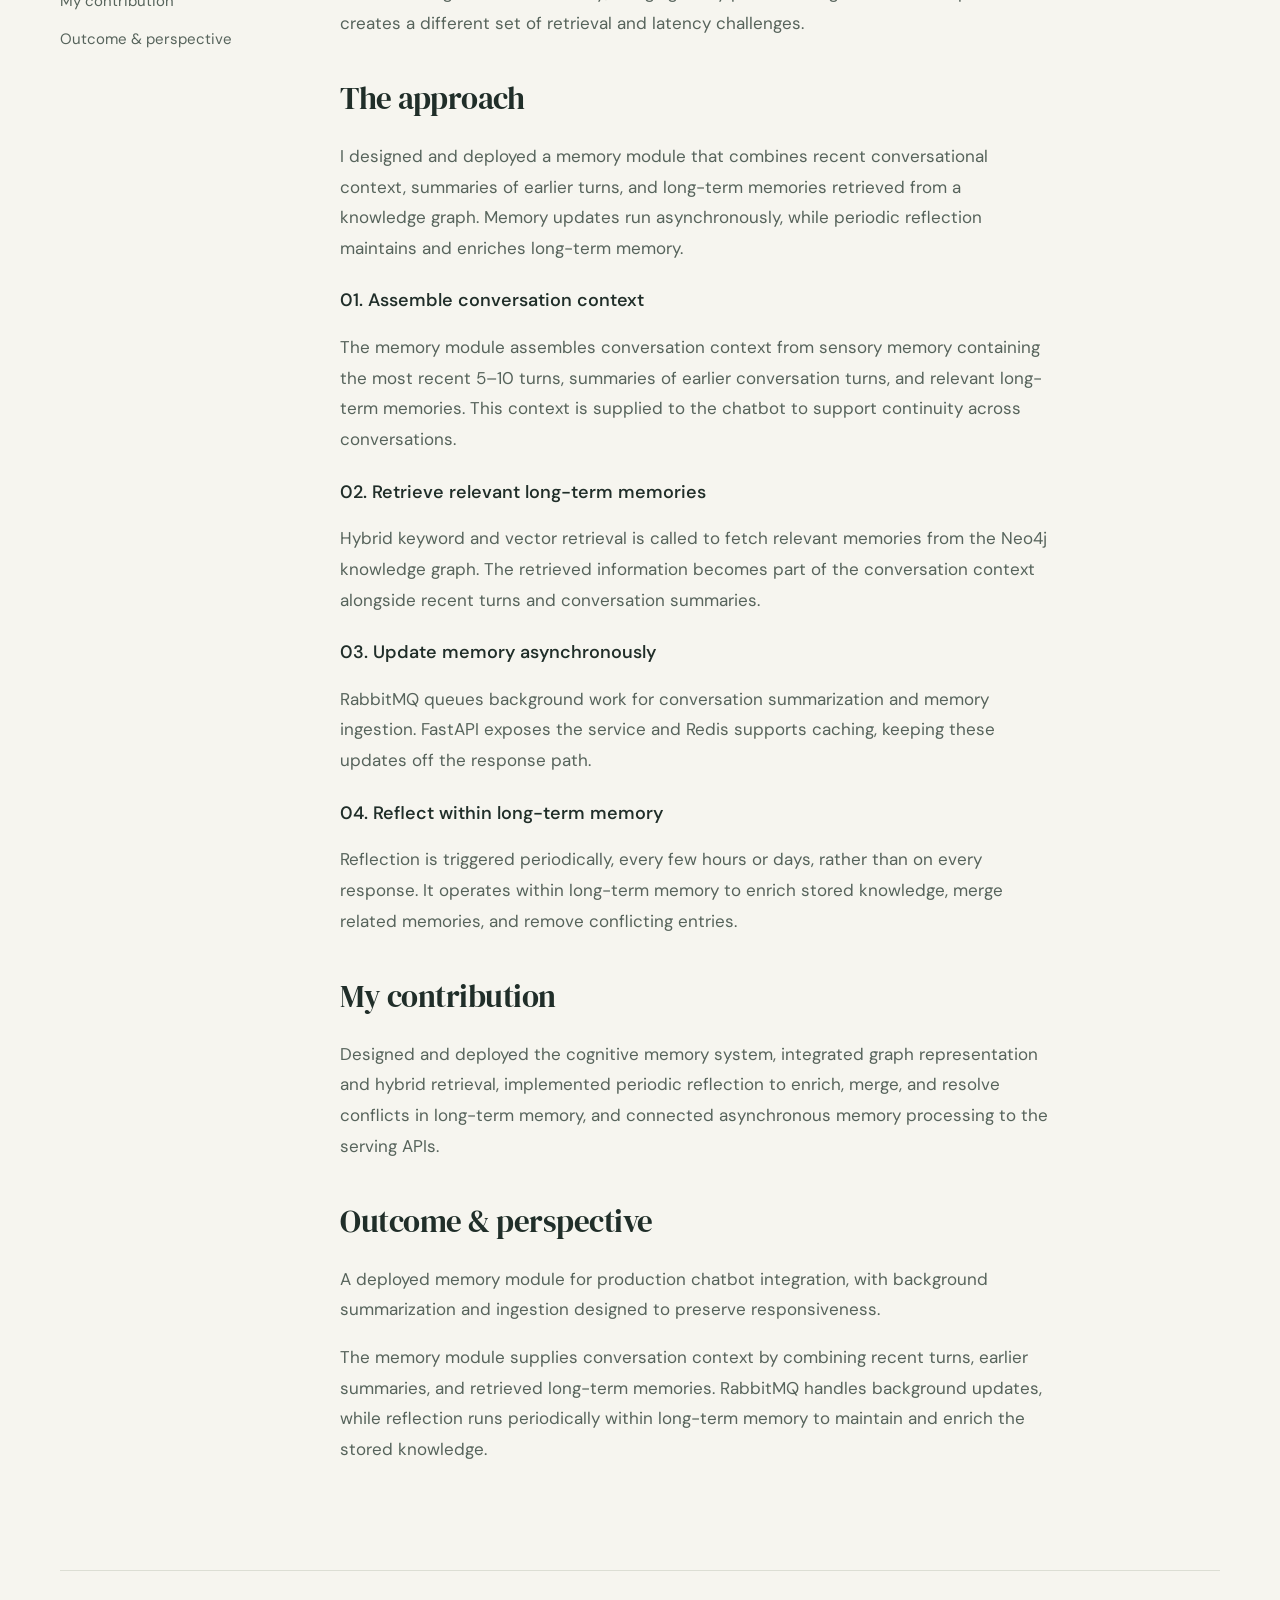
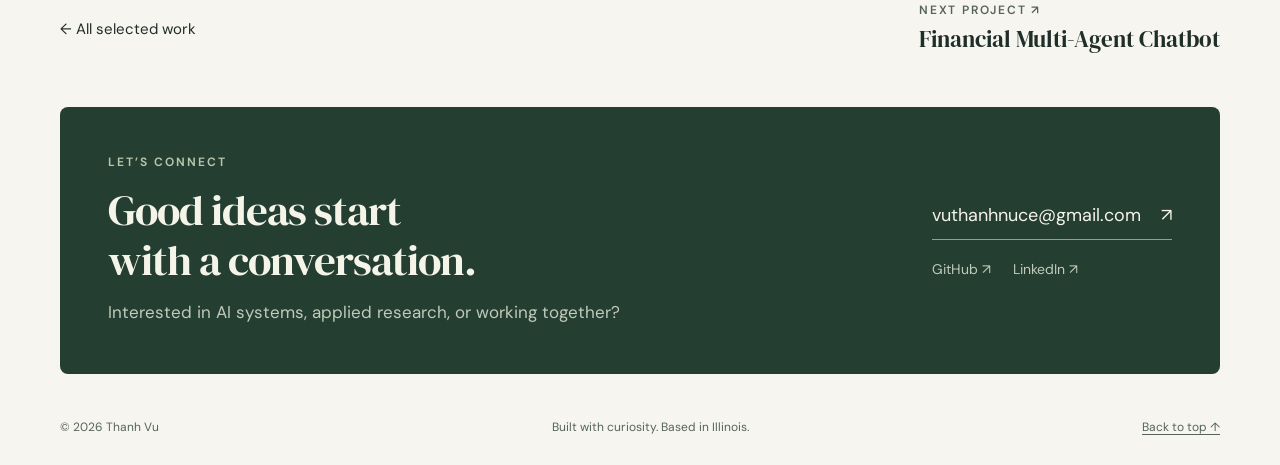
<file: projects/human-like-memory.html>
<!doctype html><html lang="en"><head><meta charset="utf-8"><meta name="viewport" content="width=device-width,initial-scale=1"><meta name="theme-color" content="#f6f5ef"><title>Human-Like Memory — Thanh Vu</title><meta name="description" content="A layered memory system that helps an HR chatbot retain context, retrieve relevant knowledge, and update what it remembers over time."><meta property="og:title" content="Human-Like Memory — Thanh Vu"><meta property="og:description" content="A layered memory system that helps an HR chatbot retain context, retrieve relevant knowledge, and update what it remembers over time."><meta property="og:type" content="website"><link rel="icon" type="image/svg+xml" href="../assets/favicon.svg"><link rel="stylesheet" href="../assets/style.css?v=8"><script defer src="../assets/site.js"></script></head><body><a class="skip" href="#main">Skip to content</a><header class="site-header wrap"><a class="brand" href="../index.html" aria-label="Thanh Vu home"><span class="brand-mark" aria-hidden="true">t.</span>thanh vu<span style="color:#8c9c80">.</span></a><nav class="nav" aria-label="Main navigation"><a href="../index.html#about">About</a><a href="../index.html#work">Work</a><a class="desktop-link" href="../index.html#research">Research</a><a class="desktop-link" href="../index.html#contact">Contact</a><a class="cv-link" href="../assets/ThanhVu-CV.pdf?v=7" target="_blank" rel="noopener">CV <span aria-hidden="true">↗</span></a></nav></header><main id="main" class="wrap"><a class="back" href="../index.html#work">← Back to selected work</a><section class="case-hero"><div class="eyebrow">PROJECT 01 / CONVERSATIONAL AI</div><h1>Human-Like Memory for an HR Chatbot</h1><p class="lede">A layered memory system that helps an HR chatbot retain context, retrieve relevant knowledge, and update what it remembers over time.</p></section><dl class="case-facts"><div><dt>Organization</dt><dd>Minglo–Atrae</dd></div><div><dt>Context</dt><dd>Feb 2025 – Mar 2026</dd></div><div><dt>Core tools</dt><dd>Neo4j · FastAPI · Redis · RabbitMQ</dd></div></dl><figure id="architecture" style="margin:0"><div class="case-visual memory"><img src="../assets/memory.svg?v=4" width="1000" height="680" alt="Conversation context combines recent turns, conversation summaries, and retrieved long-term memories. RabbitMQ handles background updates; periodic reflection enriches, merges, and removes conflicts within long-term memory."></div><figcaption class="illustration-note">Conceptual architecture · Simplified for this portfolio</figcaption></figure><div class="case-layout"><aside class="case-aside"><div class="small-label">INSIDE THE PROJECT</div><a href="#challenge">The challenge</a><a href="#approach">The approach</a><a href="#contribution">My contribution</a><a href="#outcome">Outcome &amp; perspective</a></aside><div class="case-body"><section id="challenge"><h2>The challenge</h2><p>A useful HR conversation often depends on context shared earlier. Keeping only the latest messages limits continuity; bringing every past exchange into each response creates a different set of retrieval and latency challenges.</p></section><section id="approach"><h2>The approach</h2><p>I designed and deployed a memory module that combines recent conversational context, summaries of earlier turns, and long-term memories retrieved from a knowledge graph. Memory updates run asynchronously, while periodic reflection maintains and enriches long-term memory.</p><h3>01. Assemble conversation context</h3><p>The memory module assembles conversation context from sensory memory containing the most recent 5–10 turns, summaries of earlier conversation turns, and relevant long-term memories. This context is supplied to the chatbot to support continuity across conversations.</p><h3>02. Retrieve relevant long-term memories</h3><p>Hybrid keyword and vector retrieval is called to fetch relevant memories from the Neo4j knowledge graph. The retrieved information becomes part of the conversation context alongside recent turns and conversation summaries.</p><h3>03. Update memory asynchronously</h3><p>RabbitMQ queues background work for conversation summarization and memory ingestion. FastAPI exposes the service and Redis supports caching, keeping these updates off the response path.</p><h3>04. Reflect within long-term memory</h3><p>Reflection is triggered periodically, every few hours or days, rather than on every response. It operates within long-term memory to enrich stored knowledge, merge related memories, and remove conflicting entries.</p></section><section id="contribution"><h2>My contribution</h2><p>Designed and deployed the cognitive memory system, integrated graph representation and hybrid retrieval, implemented periodic reflection to enrich, merge, and resolve conflicts in long-term memory, and connected asynchronous memory processing to the serving APIs.</p></section><section id="outcome"><h2>Outcome &amp; perspective</h2><p>A deployed memory module for production chatbot integration, with background summarization and ingestion designed to preserve responsiveness.</p><p>The memory module supplies conversation context by combining recent turns, earlier summaries, and retrieved long-term memories. RabbitMQ handles background updates, while reflection runs periodically within long-term memory to maintain and enrich the stored knowledge.</p></section></div></div><div class="case-next"><a href="../index.html#work">← All selected work</a><a href="financial-multi-agent.html"><div class="small-label">NEXT PROJECT ↗</div><span>Financial Multi-Agent Chatbot</span></a></div><section class="contact" id="contact" aria-labelledby="contact-title"><div><div class="eyebrow">LET’S CONNECT</div><h2 id="contact-title">Good ideas start<br>with a conversation.</h2><p>Interested in AI systems, applied research, or working together?</p></div><div><a class="contact-email" href="mailto:vuthanhnuce@gmail.com">vuthanhnuce@gmail.com <span aria-hidden="true">↗</span></a><div class="contact-links"><a href="https://github.com/vuthanh2611" target="_blank" rel="noopener">GitHub ↗</a><a href="https://www.linkedin.com/in/vuducthanh2611/" target="_blank" rel="noopener">LinkedIn ↗</a></div></div></section></main><footer class="site-footer wrap"><span>© <span data-year>2026</span> Thanh Vu</span><span>Built with curiosity. Based in Illinois.</span><a href="../index.html#main">Back to top ↑</a></footer></body></html>
</file>
<file: assets/style.css>
@import url('https://fonts.googleapis.com/css2?family=DM+Sans:wght@400;450;500;550;600;650;700&family=DM+Serif+Display:ital@0;1&display=swap');
:root{--paper:#f6f5ef;--ink:#202e29;--green:#345c48;--muted:#647068;--line:#dcded4;--mint:#e3eadd;--coral:#f1e2d8;--lilac:#e9e6f0;--serif:'DM Serif Display',Georgia,serif;--sans:'DM Sans',Arial,sans-serif}*{box-sizing:border-box}html{scroll-behavior:smooth;scroll-padding-top:100px}body{margin:0;background:var(--paper);color:var(--ink);font-family:var(--sans);font-size:16px;line-height:1.6;-webkit-font-smoothing:antialiased}a{color:inherit;text-decoration:none}button{font:inherit}a,button{-webkit-tap-highlight-color:transparent}a:focus-visible,button:focus-visible{outline:3px solid #ac7835;outline-offset:5px}::selection{background:#d0dec5}.wrap{width:min(1160px,calc(100% - 96px));margin:auto}.site-header{height:100px;display:flex;align-items:center;justify-content:space-between;border-bottom:1px solid var(--line)}.brand{font-weight:650;font-size:22px;letter-spacing:-1px;display:flex;align-items:center;gap:12px}.brand-mark{display:grid;place-items:center;background:var(--green);width:28px;height:28px;color:var(--paper);font-size:15px;letter-spacing:-1px;border-radius:50%}.nav{display:flex;gap:32px;align-items:center;font-size:13px;font-weight:500}.nav a:hover,.text-link:hover{color:var(--green);text-decoration:underline;text-underline-offset:5px}.nav .cv-link{border:1px solid var(--line);padding:9px 16px;border-radius:4px}.mobile-menu{display:none}.eyebrow{font-size:11px;font-weight:650;text-transform:uppercase;letter-spacing:2px;display:flex;gap:9px;align-items:center}.status-dot{width:6px;height:6px;display:inline-block;background:#60825d;border-radius:50%}.hero{padding:85px 0 65px;display:grid;grid-template-columns:1.3fr 1fr;gap:36px;align-items:center}.hero h1{font-family:var(--serif);font-weight:400;font-size:clamp(60px,6.1vw,86px);line-height:1.04;letter-spacing:-3.5px;margin:28px 0}.hero h1 em{font-weight:400;color:var(--green)}.hero-intro{color:var(--muted);font-size:16px;max-width:460px;line-height:1.85}.hero-intro strong{color:var(--ink);font-weight:550}.actions{display:flex;align-items:center;gap:27px;margin-top:29px}.button{display:inline-flex;gap:23px;align-items:center;justify-content:center;padding:12px 20px;background:var(--green);color:#fff;border:1px solid var(--green);border-radius:4px;font-size:13px;font-weight:500;transition:background .2s,transform .2s}.button:hover{background:#244335;transform:translateY(-2px)}.text-link{font-size:13px;font-weight:550;display:inline-flex;gap:14px;align-items:center}.hero-art{position:relative;min-width:0;display:flex;align-items:center;justify-content:center}.hero-art img{display:block;width:100%;max-width:460px}.hero-art .art-caption{position:absolute;bottom:12px;left:0;right:0;text-align:center;font-family:monospace;font-size:9px;letter-spacing:2px;color:#72806b}.specialties{border-top:1px solid var(--line);border-bottom:1px solid var(--line);display:flex;justify-content:space-between;align-items:center;gap:20px;padding:20px 0;font-size:12px;color:var(--muted)}.specialties span:first-child{font-size:10px;letter-spacing:1.8px;text-transform:uppercase;color:#889086}.specialties b{font-weight:450;color:#46594b}.specialties i{font-style:normal;color:#a8b1a0}.section{padding:78px 0}.section-heading{display:flex;justify-content:space-between;align-items:flex-end;margin-bottom:30px;gap:25px}.section-heading h2{font-family:var(--serif);font-weight:400;font-size:42px;line-height:1.2;letter-spacing:-1.3px;margin:9px 0 0}.section-heading>p{font-size:13px;max-width:295px;color:var(--muted);margin:0 0 5px}.project-card{border:1px solid var(--line);border-radius:7px;overflow:hidden;background:#fcfcf8;transition:box-shadow .25s,transform .25s}.project-card:hover{box-shadow:0 10px 30px #26362a0a;transform:translateY(-3px)}.project-featured{display:grid;grid-template-columns:1fr 1fr;min-height:360px}.project-art{background:var(--mint);display:flex;align-items:center;justify-content:center;min-height:280px;overflow:hidden}.project-art img{width:100%;height:100%;object-fit:contain;display:block}.project-copy{padding:34px 37px;display:flex;flex-direction:column;align-items:flex-start}.project-meta{font-size:9px;font-weight:600;letter-spacing:1.5px;text-transform:uppercase;color:var(--muted);display:flex;align-items:center;gap:9px}.project-meta .project-number{color:#82917b}.project-copy h3{font-family:var(--serif);font-weight:400;line-height:1.18;font-size:31px;letter-spacing:-.6px;margin:15px 0}.project-copy>p{font-size:13px;line-height:1.85;color:var(--muted);margin:0 0 20px;max-width:420px}.tags{display:flex;gap:7px;flex-wrap:wrap;margin-bottom:24px}.tags span{border:1px solid var(--line);border-radius:3px;padding:3px 8px;font-size:9px;color:#66705e}.project-copy .text-link{margin-top:auto;font-size:12px}.project-grid{display:grid;grid-template-columns:1fr 1fr;gap:24px;margin-top:24px}.project-grid .project-art{height:276px;min-height:0}.project-grid .project-copy{padding:28px 32px}.project-grid .project-copy h3{font-size:28px}.project-grid .project-copy>p{min-height:72px}.project-grid .project-art.financial{background:var(--coral)}.project-grid .project-art.bond{background:var(--lilac)}.illustration-note{color:#7b8278;font-size:10px;text-align:right;margin:13px 0 0}.about-section{border-top:1px solid var(--line);display:grid;grid-template-columns:1fr 1.35fr;gap:80px}.about-section h2{font-family:var(--serif);font-size:43px;font-weight:400;line-height:1.17;letter-spacing:-1px;margin:17px 0 22px}.about-section .bio{font-size:14px;color:var(--muted);line-height:1.85}.small-label{font-size:10px;letter-spacing:1.8px;text-transform:uppercase;font-weight:600;color:var(--muted)}.education{border-top:1px solid var(--line);padding-top:22px;margin-top:28px}.education p{font-size:12px;line-height:1.7;margin:13px 0;color:var(--muted)}.education strong{font-weight:550;color:var(--ink)}.timeline{padding-top:4px}.timeline-item{padding:0 0 27px 24px;border-left:1px solid #ced5c8;position:relative}.timeline-item:last-child{padding-bottom:0}.timeline-item:before{content:'';position:absolute;left:-4px;top:8px;width:7px;height:7px;border-radius:50%;background:#90a087;border:2px solid var(--paper)}.timeline-item:first-child:before{background:var(--green)}.timeline-item .time{font-size:10px;color:var(--muted);letter-spacing:.4px}.timeline-item h3{font-size:16px;font-weight:550;margin:5px 0}.timeline-item h3 span{font-size:11px;font-weight:400;color:var(--muted);margin-left:6px}.timeline-item .role{font-size:11px;color:var(--green);margin-bottom:7px}.timeline-item p{font-size:12px;line-height:1.85;color:var(--muted);margin:0}.research{border-top:1px solid var(--line);padding:49px 0 65px;display:grid;grid-template-columns:1fr 2.35fr;gap:65px}.research h2{font-family:var(--serif);font-size:31px;font-weight:400;letter-spacing:-.5px;margin:10px 0}.research-intro{font-size:12px;color:var(--muted);max-width:220px}.publication{padding:20px 0;border-bottom:1px solid var(--line)}.publication:first-child{padding-top:0}.publication h3{font-size:14px;font-weight:500;line-height:1.6;margin:0 0 7px}.publication p{font-size:10px;color:var(--muted);margin:0}.publication .journal{margin-top:6px;color:var(--green)}.contact{background:#253e32;color:#f5f4e9;border-radius:8px;display:flex;justify-content:space-between;align-items:center;padding:46px 48px;margin-bottom:44px;gap:30px}.contact .eyebrow{color:#b7c5ac}.contact h2{font-size:43px;font-family:var(--serif);font-weight:400;line-height:1.17;letter-spacing:-1px;margin:12px 0}.contact p{font-size:12px;color:#c0cbb9;margin:0}.contact .contact-email{font-size:16px;border-bottom:1px solid #8ea189;padding-bottom:9px;display:flex;align-items:center;gap:20px}.contact-email:hover{color:#d2e6b6}.contact-links{display:flex;gap:22px;font-size:11px;color:#c0cbb9;margin-top:18px}.contact-links a:hover{text-decoration:underline}.site-footer{display:flex;justify-content:space-between;padding:0 0 28px;font-size:10px;color:var(--muted)}.site-footer a{text-decoration:underline;text-underline-offset:3px}.skip{position:absolute;top:-70px;left:16px;background:var(--ink);color:white;padding:10px;z-index:20}.skip:focus{top:10px}.back{display:inline-flex;font-size:12px;gap:12px;margin-top:40px;color:var(--muted)}.case-hero{padding:48px 0 35px;max-width:850px}.case-hero h1{font-family:var(--serif);font-weight:400;font-size:clamp(42px,5vw,66px);line-height:1.1;letter-spacing:-1.8px;margin:22px 0}.case-hero .lede{max-width:680px;color:var(--muted);line-height:1.85;font-size:17px}.case-facts{display:grid;grid-template-columns:1fr 1fr 1.5fr;gap:25px;padding:24px 0 30px;border-top:1px solid var(--line)}.case-facts dt{font-size:9px;text-transform:uppercase;letter-spacing:1.5px;color:var(--muted)}.case-facts dd{margin:7px 0 0;font-size:12px}.case-visual{border-radius:6px;background:var(--mint);padding:20px;display:flex;justify-content:center}.case-visual img{width:100%;max-width:820px;max-height:480px}.case-visual.financial{background:var(--coral)}.case-visual.bond{background:var(--lilac)}.case-layout{display:grid;grid-template-columns:220px 1fr;gap:60px;padding:50px 0 70px}.case-aside{font-size:12px;color:var(--muted);align-self:start;position:sticky;top:30px}.case-aside a{display:block;margin:14px 0}.case-aside a:hover{color:var(--green)}.case-body{max-width:710px}.case-body section{margin-bottom:36px;scroll-margin-top:30px}.case-body h2{font-family:var(--serif);font-size:31px;font-weight:400;letter-spacing:-.5px;margin:0 0 14px}.case-body h3{font-size:15px;font-weight:550;margin:23px 0 7px}.case-body p,.case-body li{font-size:14px;color:var(--muted);line-height:1.9}.case-body ul,.case-body ol{padding-left:20px}.case-body li{padding-left:7px;margin-bottom:10px}.case-body .callout{background:#e9eddf;padding:20px 25px;border-left:2px solid #8da475;font-size:13px;line-height:1.9;color:#425540}.case-next{border-top:1px solid var(--line);display:flex;justify-content:space-between;align-items:center;padding:30px 0 50px;font-size:13px}.case-next span{font-family:var(--serif);font-size:23px}.reveal{animation:rise .65s ease both}@keyframes rise{from{opacity:0;transform:translateY(14px)}to{opacity:1;transform:translateY(0)}}@media(min-width:1500px){.hero{padding-top:100px;padding-bottom:90px}}@media(max-width:950px){.wrap{width:calc(100% - 56px)}.hero h1{font-size:64px}.hero{gap:10px}.nav{gap:22px}.project-copy{padding:27px}.project-copy h3{font-size:29px}.project-grid .project-copy{padding:25px}.about-section{gap:45px;grid-template-columns:1fr 1.2fr}.contact{padding:35px}.contact h2{font-size:36px}.contact .contact-email{font-size:13px;gap:10px}.case-layout{grid-template-columns:170px 1fr;gap:35px}.specialties{font-size:10px;gap:10px}}@media(max-width:680px){.wrap{width:calc(100% - 40px)}.site-header{height:76px}.brand{font-size:20px}.nav{gap:15px;font-size:11px}.nav .cv-link{padding:7px 10px}.nav .desktop-link{display:none}.hero{padding:48px 0 30px;grid-template-columns:1fr;gap:20px}.hero h1{font-size:62px;letter-spacing:-2.5px;margin:23px 0}.hero-intro{font-size:14px;max-width:390px}.hero-art{max-width:370px;margin:0 auto;width:100%}.hero-art .art-caption{bottom:0}.hero-art img{max-height:320px}.eyebrow{font-size:9px;letter-spacing:1.6px}.actions{gap:24px;margin-top:24px}.specialties{flex-wrap:wrap;justify-content:flex-start;column-gap:13px;row-gap:7px;padding:16px 0;font-size:10px}.specialties span:first-child{width:100%;font-size:8px}.specialties i{display:none}.section{padding:48px 0}.section-heading{align-items:flex-start;flex-direction:column;gap:15px}.section-heading h2{font-size:36px}.section-heading>p{font-size:12px;max-width:300px}.project-featured{grid-template-columns:1fr}.project-featured .project-art{min-height:0;height:270px}.project-copy{padding:27px}.project-copy h3{font-size:30px}.project-grid{grid-template-columns:1fr;gap:22px;margin-top:22px}.project-grid .project-art{height:248px}.project-grid .project-copy>p{min-height:0}.illustration-note{text-align:left;font-size:9px}.about-section{grid-template-columns:1fr;gap:35px}.about-section h2{font-size:37px}.timeline-item{padding-bottom:27px}.research{grid-template-columns:1fr;gap:23px;padding-top:35px}.research-intro{max-width:none}.contact{flex-direction:column;align-items:flex-start;gap:28px;padding:30px 26px;margin-bottom:26px}.contact h2{font-size:35px}.contact .contact-email{font-size:14px}.site-footer{font-size:9px;gap:20px}.case-hero{padding:33px 0 25px}.case-hero h1{font-size:43px;letter-spacing:-1.2px}.case-hero .lede{font-size:15px}.case-facts{grid-template-columns:1fr 1fr;gap:20px}.case-facts>div:last-child{grid-column:1/-1}.case-visual{padding:8px}.case-layout{display:block;padding-top:32px}.case-aside{display:none}.case-body h2{font-size:28px}.case-body p,.case-body li{font-size:13px}.case-next{gap:24px;align-items:flex-start}.case-next span{font-size:20px}.back{margin-top:28px}}@media(prefers-reduced-motion:reduce){html{scroll-behavior:auto}*,*:before,*:after{animation:none!important;transition:none!important}}

/* Brief introduction before the selected projects. */
.about-intro{display:grid;grid-template-columns:1fr 1.55fr;gap:65px;padding:48px 0 46px;border-bottom:1px solid var(--line)}
.about-intro h2{font-family:var(--serif);font-weight:400;font-size:37px;line-height:1.17;letter-spacing:-.8px;margin:14px 0 0}
.intro-bio p{font-size:14px;line-height:1.9;color:var(--muted);margin:0 0 13px;max-width:620px}
.intro-bio .text-link{margin-top:5px;font-size:12px}
@media(max-width:680px){.about-intro{grid-template-columns:1fr;gap:22px;padding:35px 0}.about-intro h2{font-size:33px}.intro-bio p{font-size:13px}}

.publication h3 a{text-decoration:underline;text-decoration-color:#a7b39c;text-underline-offset:4px}.publication h3 a:hover{color:var(--green);text-decoration-color:var(--green)}.publication h3 a span{font-size:12px;white-space:nowrap}

.honors{grid-column:1/-1;border-top:1px solid var(--line);padding-top:26px;margin-top:-28px}.honors h3{margin:0 0 24px}.honors-grid{display:grid;grid-template-columns:repeat(3,minmax(0,1fr));gap:28px}.honors-grid article+article{border-left:1px solid var(--line);padding-left:28px}.funding-label{font-size:8px;letter-spacing:1.1px;font-weight:600;color:var(--green)}.honors h4{font-size:14px;font-weight:550;margin:9px 0 7px;line-height:1.5}.honors p{font-size:11px;color:var(--muted);line-height:1.8;margin:0}@media(max-width:680px){.honors{margin-top:0}.honors-grid{grid-template-columns:1fr;gap:22px}.honors-grid article+article{border-left:0;border-top:1px solid var(--line);padding:20px 0 0}}

.case-visual.memory img{max-width:1000px;max-height:none;height:auto}

.case-visual.financial img{max-width:1000px;max-height:none;height:auto}

.case-visual.bond img{max-width:1000px;max-height:none;height:auto}

/* Readable detail text while preserving the display headings. */
:root{--muted:#56635b}
body{font-size:17px}
.nav,.button,.text-link,.project-copy .text-link,.intro-bio .text-link,.back,.case-aside,.case-next{font-size:15px}
.hero-intro{font-size:18px;line-height:1.8;max-width:510px}
.eyebrow,.small-label{font-size:12px}
.specialties{font-size:14px;flex-wrap:wrap;justify-content:flex-start;column-gap:22px;row-gap:10px}
.specialties span:first-child{font-size:12px}
.section-heading>p,.research-intro{font-size:16px;line-height:1.75}
.project-copy>p,.about-section .bio,.intro-bio p,.education p,.timeline-item p,.honors p,.contact p,.case-facts dd,.case-body p,.case-body li,.case-body .callout{font-size:17px;line-height:1.8}
.project-meta,.tags span,.illustration-note,.funding-label,.case-facts dt,.site-footer,.hero-art .art-caption{font-size:12px}
.project-meta{flex-wrap:wrap;row-gap:5px;line-height:1.7}
.tags{row-gap:9px}
.tags span{padding:4px 9px}
.timeline-item .time,.timeline-item h3 span,.timeline-item .role,.publication p,.contact-links{font-size:14px}
.timeline-item h3,.honors h4{font-size:18px}
.publication h3,.case-body h3{font-size:18px;line-height:1.6}
.publication h3 a span{font-size:14px}
.contact .contact-email{font-size:18px}
.contact-links{flex-wrap:wrap}
.hero-art .art-caption{font-size:10px;letter-spacing:1.5px}
@media(max-width:950px){
  .specialties{font-size:14px;gap:12px 20px}
  .contact .contact-email{font-size:16px}
}
@media(max-width:680px){
  body{font-size:16px}
  .nav{font-size:14px;gap:13px}
  .hero-intro{font-size:17px}
  .eyebrow{font-size:11px}
  .specialties{font-size:13px;column-gap:16px}
  .specialties span:first-child{font-size:11px}
  .project-copy>p,.about-section .bio,.intro-bio p,.education p,.timeline-item p,.honors p,.contact p,.case-facts dd,.case-body p,.case-body li,.case-body .callout{font-size:16px}
  .section-heading>p,.research-intro,.case-hero .lede{font-size:16px}
  .illustration-note,.site-footer{font-size:12px}
  .site-footer{flex-wrap:wrap;gap:10px 20px}
  .contact .contact-email{font-size:16px;gap:10px;overflow-wrap:anywhere}
}
</file>
